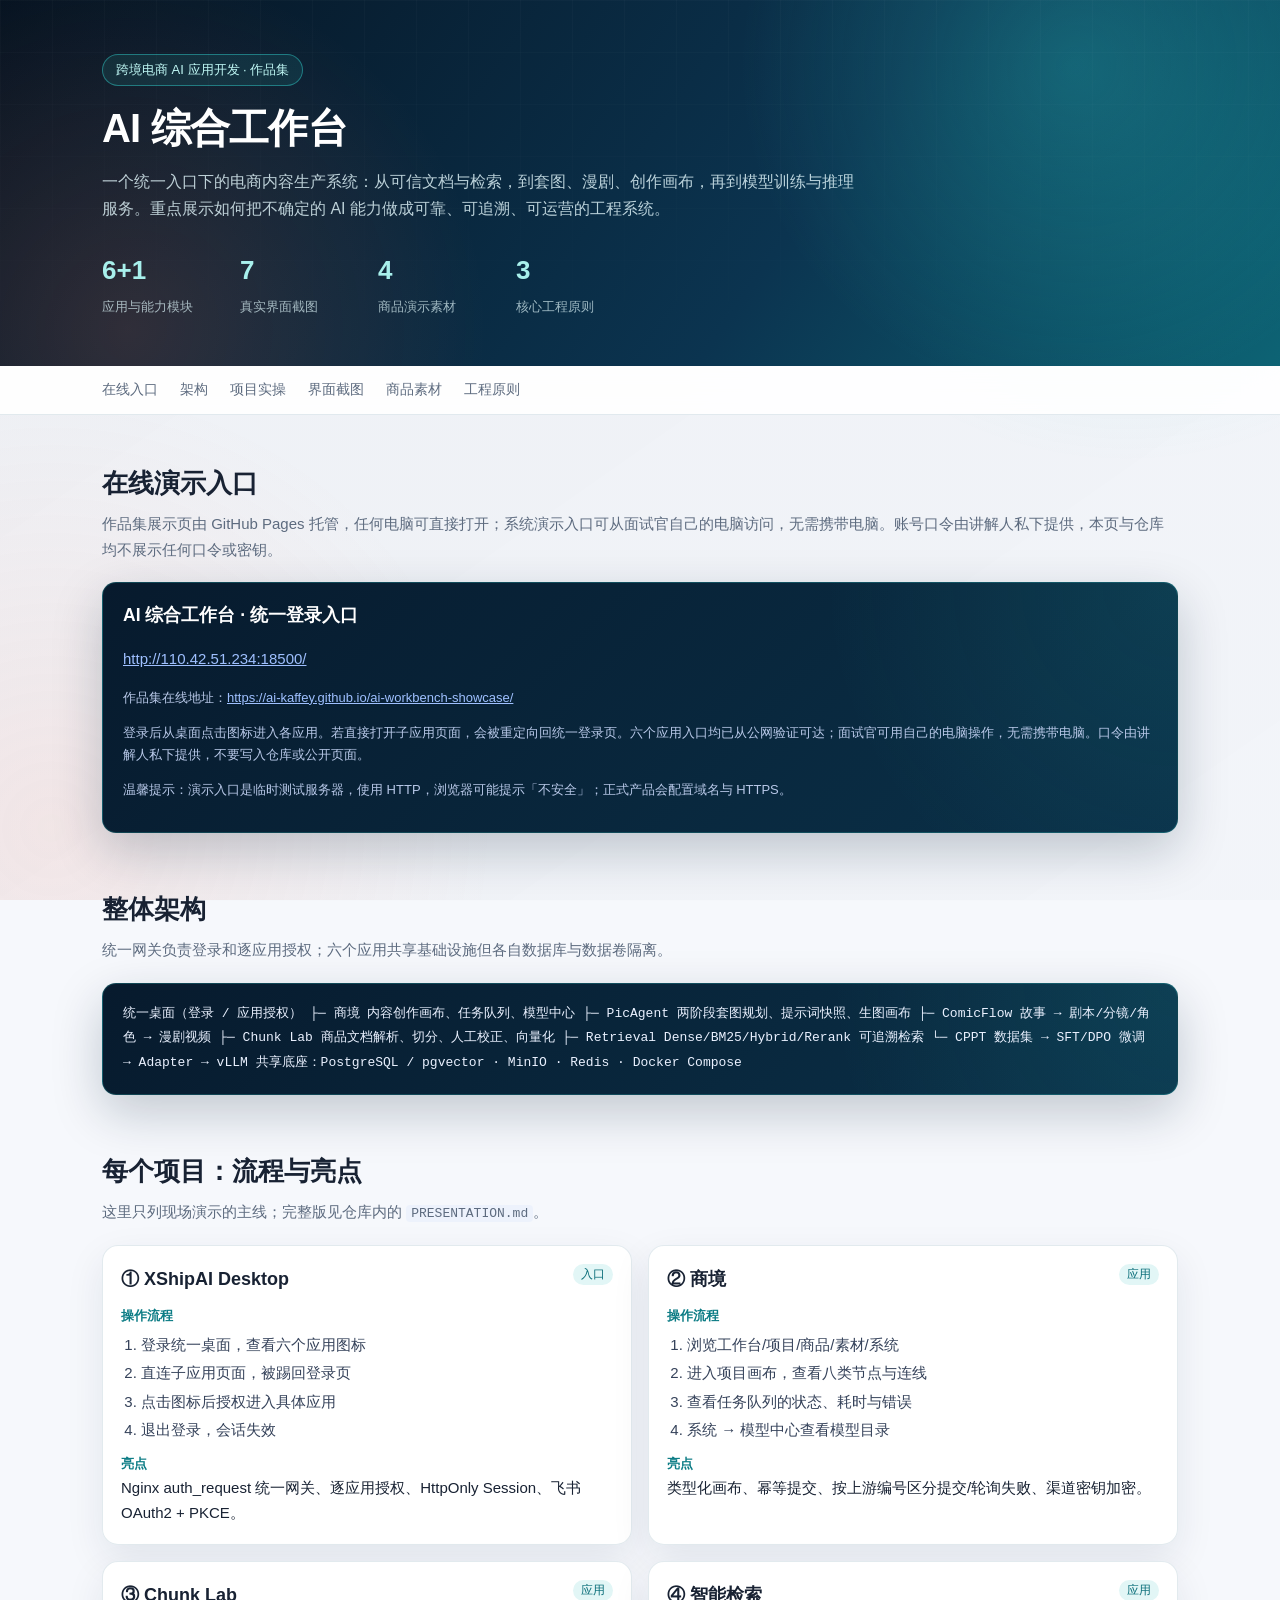
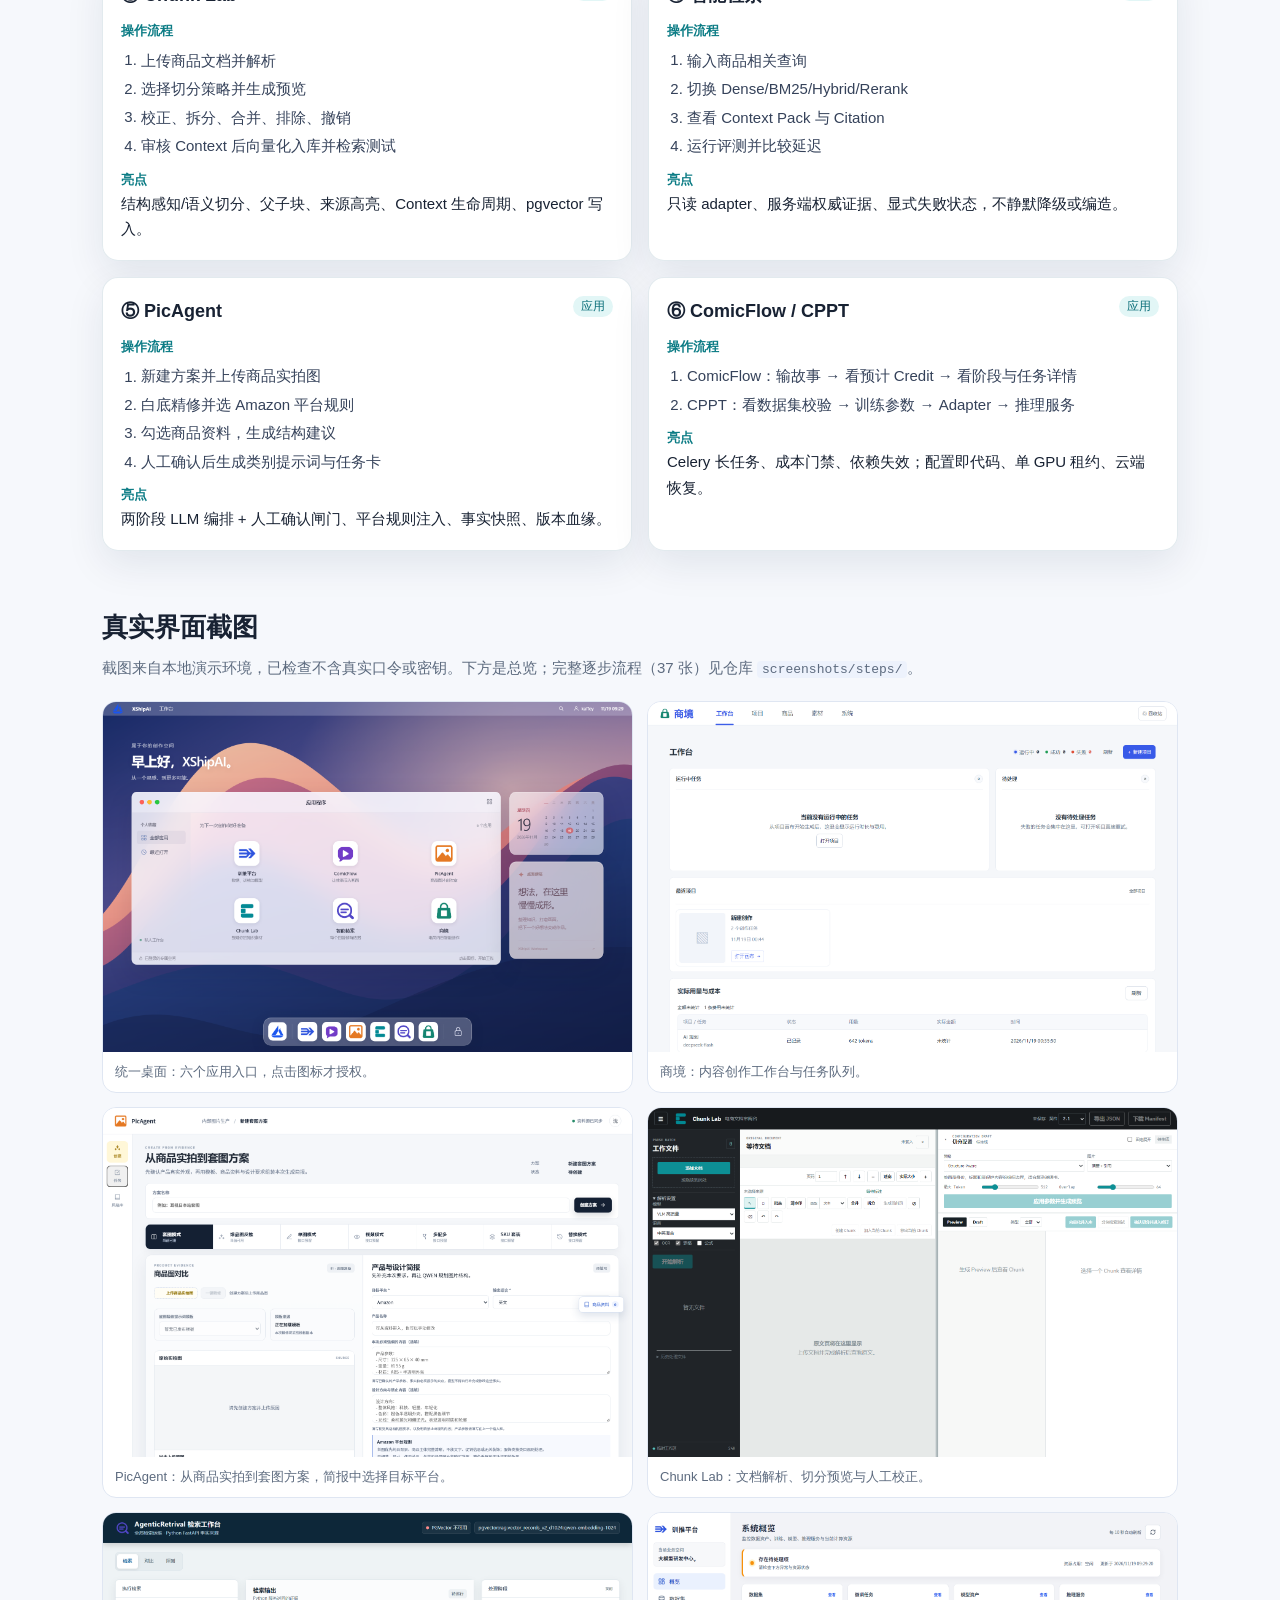
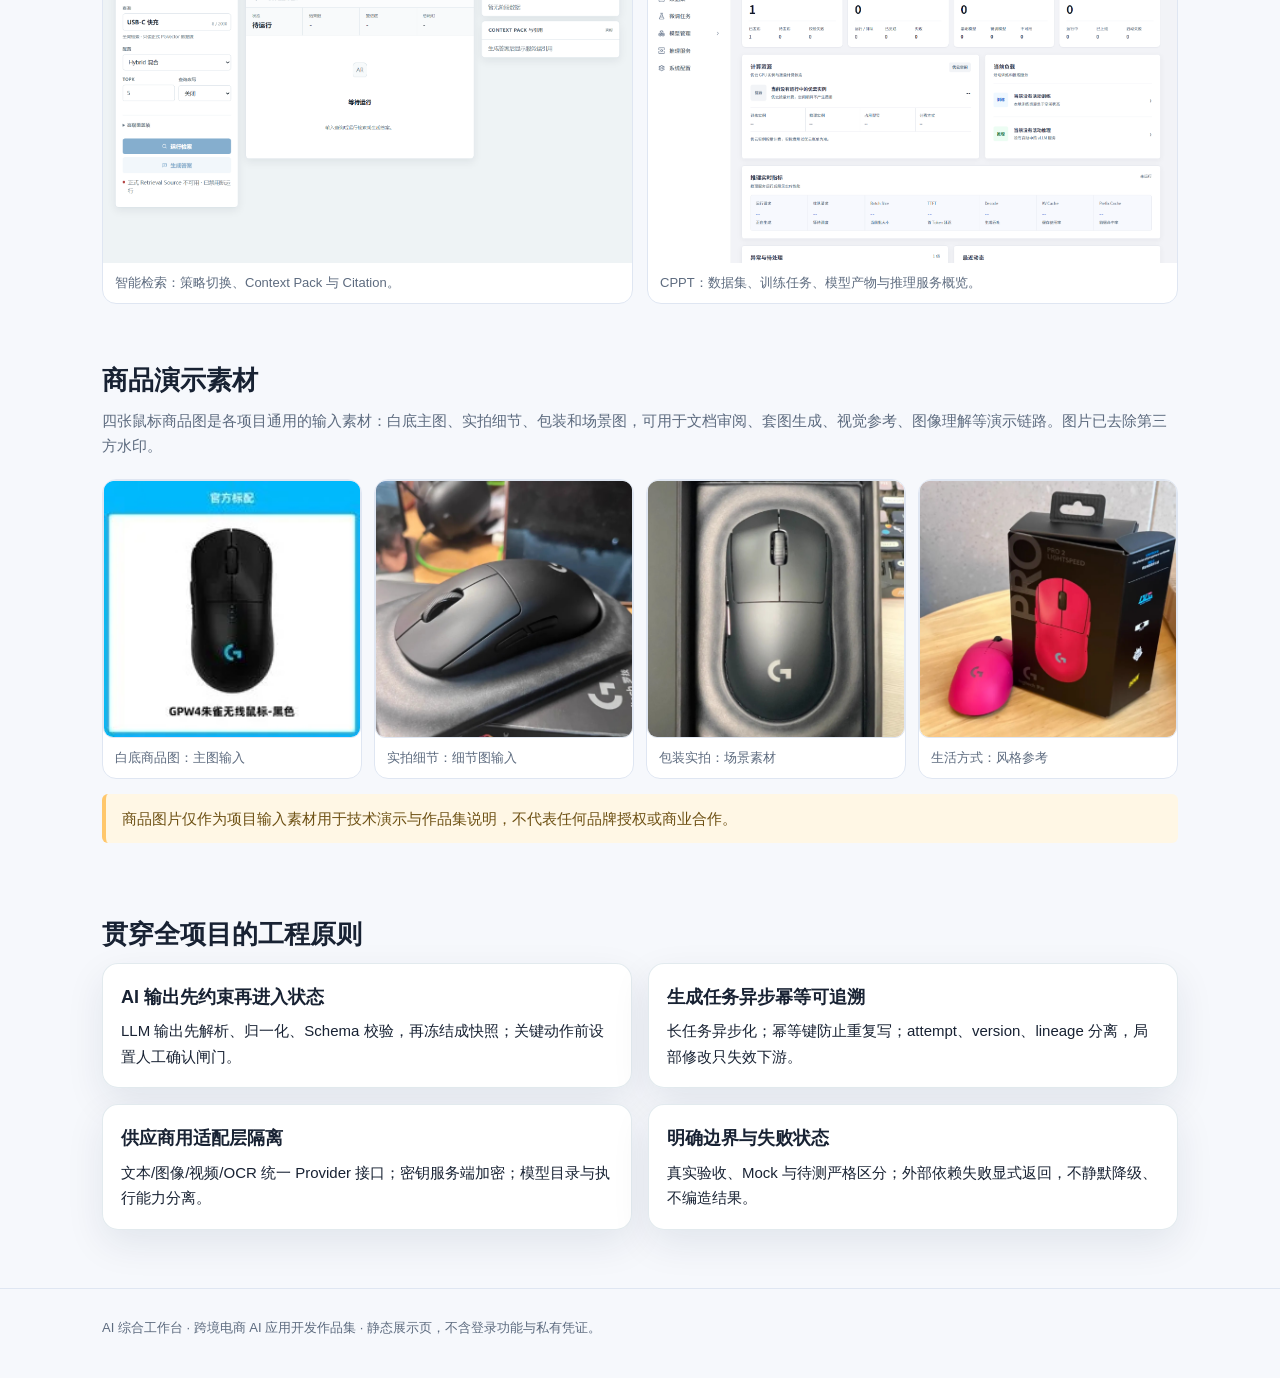
<file: index.html>
<!doctype html>
<html lang="zh-CN">
<head>
<meta charset="utf-8">
<meta name="viewport" content="width=device-width, initial-scale=1">
<title>AI 综合工作台 · 跨境电商 AI 应用开发作品集</title>
<meta name="description" content="统一入口下的 AI 内容生产工作台：文档切分、可追溯检索、套图生图、漫剧视频、内容创作画布与模型训推。">
<style>
  :root { --ink:#182233; --muted:#5d6b7f; --blue:#2b4a8b; --bg:#f6f8fc; --line:#dfe6f2; --card:#fff; }
  * { box-sizing:border-box; }
  body { margin:0; font:15px/1.7 "Microsoft YaHei","PingFang SC",sans-serif; color:var(--ink); background:var(--bg); }
  a { color:inherit; }
  .wrap { max-width:1120px; margin:auto; padding:0 22px; }
  header { background:linear-gradient(135deg,#1b2f5b,#365fb0); color:#fff; padding:54px 0 48px; }
  header .tag { display:inline-block; border:1px solid #ffffff66; border-radius:20px; padding:4px 13px; font-size:13px; color:#e8efff; }
  h1 { margin:18px 0 10px; font-size:40px; line-height:1.2; }
  header p { max-width:760px; color:#dce6ff; font-size:16px; }
  .stats { display:flex; gap:28px; margin-top:26px; flex-wrap:wrap; }
  .stats div { min-width:110px; }
  .stats b { display:block; font-size:26px; }
  .stats span { color:#cbd8f4; font-size:13px; }
  nav { position:sticky; top:0; z-index:10; background:#fff; border-bottom:1px solid var(--line); }
  nav .wrap { display:flex; gap:22px; height:48px; align-items:center; overflow:auto; font-size:14px; }
  nav a { text-decoration:none; color:var(--muted); white-space:nowrap; }
  nav a:hover { color:var(--blue); }
  section { padding:46px 0 8px; }
  h2 { font-size:26px; margin:0 0 6px; }
  .sub { color:var(--muted); margin:0 0 20px; }
  .flow { background:#12213f; color:#eaf1ff; border-radius:14px; padding:18px 20px; font:13px/1.9 Consolas,Monaco,monospace; overflow:auto; }
  .grid { display:grid; grid-template-columns:repeat(2,minmax(0,1fr)); gap:16px; }
  .card { background:var(--card); border:1px solid var(--line); border-radius:12px; padding:18px; box-shadow:0 4px 16px #1b2f5b0a; }
  .card h3 { margin:0 0 6px; font-size:18px; }
  .card .port { float:right; font:12px Consolas,monospace; color:var(--blue); background:#edf2fc; border-radius:12px; padding:2px 8px; }
  .label { color:var(--blue); font-weight:700; font-size:13px; margin-top:10px; }
  .card ol { margin:5px 0; padding-left:20px; color:#35425a; }
  .card li { margin:3px 0; }
  .shots { display:grid; grid-template-columns:repeat(2,minmax(0,1fr)); gap:14px; }
  figure { margin:0; background:#fff; border:1px solid var(--line); border-radius:12px; overflow:hidden; }
  figure img { width:100%; display:block; background:#eef2f8; }
  figcaption { padding:9px 12px; font-size:13px; color:var(--muted); }
  .products { display:grid; grid-template-columns:repeat(4,1fr); gap:12px; }
  .products img { width:100%; aspect-ratio:1; object-fit:cover; border:1px solid var(--line); border-radius:10px; }
  .note { background:#fff8e9; border-left:4px solid #e6a700; padding:12px 16px; border-radius:6px; color:#6a4c00; }
  .entry { background:#0f1d3a; color:#eaf1ff; border-radius:14px; padding:18px 20px; margin-top:14px; }
  .entry h3 { margin:0 0 8px; color:#fff; }
  .entry a { color:#9fc0ff; }
  .entry .hint { color:#b8c8e8; font-size:13px; }
  footer { margin-top:50px; padding:28px 0 40px; border-top:1px solid var(--line); color:var(--muted); font-size:13px; }
  code { background:#edf2fc; border-radius:4px; padding:1px 5px; font-size:13px; }
  @media (max-width:760px) { .grid,.shots,.products { grid-template-columns:1fr; } h1{font-size:30px;} }
</style>
<link rel="stylesheet" href="commerce-immersive.css">
</head>
<body>
<header>
  <div class="wrap">
    <span class="tag">跨境电商 AI 应用开发 · 作品集</span>
    <h1>AI 综合工作台</h1>
    <p>一个统一入口下的电商内容生产系统：从可信文档与检索，到套图、漫剧、创作画布，再到模型训练与推理服务。重点展示如何把不确定的 AI 能力做成可靠、可追溯、可运营的工程系统。</p>
    <div class="stats">
      <div><b>6+1</b><span>应用与能力模块</span></div>
      <div><b>7</b><span>真实界面截图</span></div>
      <div><b>4</b><span>商品演示素材</span></div>
      <div><b>3</b><span>核心工程原则</span></div>
    </div>
  </div>
</header>

<nav><div class="wrap">
  <a href="#live">在线入口</a><a href="#architecture">架构</a><a href="#projects">项目实操</a><a href="#screenshots">界面截图</a><a href="#assets">商品素材</a><a href="#principles">工程原则</a>
</div></nav>

<main class="wrap">

<section id="live">
  <h2>在线演示入口</h2>
  <p class="sub">作品集展示页由 GitHub Pages 托管，任何电脑可直接打开；系统演示入口可从面试官自己的电脑访问，无需携带电脑。账号口令由讲解人私下提供，本页与仓库均不展示任何口令或密钥。</p>
  <div class="entry">
    <h3>AI 综合工作台 · 统一登录入口</h3>
    <p><a href="http://110.42.51.234:18500/" target="_blank" rel="noopener">http://110.42.51.234:18500/</a></p>
    <p class="hint">作品集在线地址：<a href="https://ai-kaffey.github.io/ai-workbench-showcase/" target="_blank" rel="noopener">https://ai-kaffey.github.io/ai-workbench-showcase/</a></p>
    <p class="hint">登录后从桌面点击图标进入各应用。若直接打开子应用页面，会被重定向回统一登录页。六个应用入口均已从公网验证可达；面试官可用自己的电脑操作，无需携带电脑。口令由讲解人私下提供，不要写入仓库或公开页面。</p>
    <p class="hint">温馨提示：演示入口是临时测试服务器，使用 HTTP，浏览器可能提示「不安全」；正式产品会配置域名与 HTTPS。</p>
  </div>
</section>

<section id="architecture">
  <h2>整体架构</h2>
  <p class="sub">统一网关负责登录和逐应用授权；六个应用共享基础设施但各自数据库与数据卷隔离。</p>
  <div class="flow">
统一桌面（登录 / 应用授权）
  ├─ 商境        内容创作画布、任务队列、模型中心
  ├─ PicAgent    两阶段套图规划、提示词快照、生图画布
  ├─ ComicFlow   故事 → 剧本/分镜/角色 → 漫剧视频
  ├─ Chunk Lab   商品文档解析、切分、人工校正、向量化
  ├─ Retrieval   Dense/BM25/Hybrid/Rerank 可追溯检索
  └─ CPPT        数据集 → SFT/DPO 微调 → Adapter → vLLM
共享底座：PostgreSQL / pgvector · MinIO · Redis · Docker Compose
  </div>
</section>

<section id="projects">
  <h2>每个项目：流程与亮点</h2>
  <p class="sub">这里只列现场演示的主线；完整版见仓库内的 <code>PRESENTATION.md</code>。</p>
  <div class="grid">
    <div class="card"><span class="port">入口</span><h3>① XShipAI Desktop</h3><div class="label">操作流程</div><ol><li>登录统一桌面，查看六个应用图标</li><li>直连子应用页面，被踢回登录页</li><li>点击图标后授权进入具体应用</li><li>退出登录，会话失效</li></ol><div class="label">亮点</div><div>Nginx auth_request 统一网关、逐应用授权、HttpOnly Session、飞书 OAuth2 + PKCE。</div></div>

    <div class="card"><span class="port">应用</span><h3>② 商境</h3><div class="label">操作流程</div><ol><li>浏览工作台/项目/商品/素材/系统</li><li>进入项目画布，查看八类节点与连线</li><li>查看任务队列的状态、耗时与错误</li><li>系统 → 模型中心查看模型目录</li></ol><div class="label">亮点</div><div>类型化画布、幂等提交、按上游编号区分提交/轮询失败、渠道密钥加密。</div></div>

    <div class="card"><span class="port">应用</span><h3>③ Chunk Lab</h3><div class="label">操作流程</div><ol><li>上传商品文档并解析</li><li>选择切分策略并生成预览</li><li>校正、拆分、合并、排除、撤销</li><li>审核 Context 后向量化入库并检索测试</li></ol><div class="label">亮点</div><div>结构感知/语义切分、父子块、来源高亮、Context 生命周期、pgvector 写入。</div></div>

    <div class="card"><span class="port">应用</span><h3>④ 智能检索</h3><div class="label">操作流程</div><ol><li>输入商品相关查询</li><li>切换 Dense/BM25/Hybrid/Rerank</li><li>查看 Context Pack 与 Citation</li><li>运行评测并比较延迟</li></ol><div class="label">亮点</div><div>只读 adapter、服务端权威证据、显式失败状态，不静默降级或编造。</div></div>

    <div class="card"><span class="port">应用</span><h3>⑤ PicAgent</h3><div class="label">操作流程</div><ol><li>新建方案并上传商品实拍图</li><li>白底精修并选 Amazon 平台规则</li><li>勾选商品资料，生成结构建议</li><li>人工确认后生成类别提示词与任务卡</li></ol><div class="label">亮点</div><div>两阶段 LLM 编排 + 人工确认闸门、平台规则注入、事实快照、版本血缘。</div></div>

    <div class="card"><span class="port">应用</span><h3>⑥ ComicFlow / CPPT</h3><div class="label">操作流程</div><ol><li>ComicFlow：输故事 → 看预计 Credit → 看阶段与任务详情</li><li>CPPT：看数据集校验 → 训练参数 → Adapter → 推理服务</li></ol><div class="label">亮点</div><div>Celery 长任务、成本门禁、依赖失效；配置即代码、单 GPU 租约、云端恢复。</div></div>
  </div>
</section>

<section id="screenshots">
  <h2>真实界面截图</h2>
  <p class="sub">截图来自本地演示环境，已检查不含真实口令或密钥。下方是总览；完整逐步流程（37 张）见仓库 <code>screenshots/steps/</code>。</p>
  <div class="shots">
    <figure><img src="screenshots/02-desktop.png" alt="统一桌面"><figcaption>统一桌面：六个应用入口，点击图标才授权。</figcaption></figure>
    <figure><img src="screenshots/03-shangjing.png" alt="商境工作台"><figcaption>商境：内容创作工作台与任务队列。</figcaption></figure>
    <figure><img src="screenshots/05-picagent.png" alt="PicAgent 创建页"><figcaption>PicAgent：从商品实拍到套图方案，简报中选择目标平台。</figcaption></figure>
    <figure><img src="screenshots/06-chunk-lab.png" alt="Chunk Lab"><figcaption>Chunk Lab：文档解析、切分预览与人工校正。</figcaption></figure>
    <figure><img src="screenshots/07-retrieval.png" alt="智能检索"><figcaption>智能检索：策略切换、Context Pack 与 Citation。</figcaption></figure>
    <figure><img src="screenshots/08-cppt.png" alt="CPPT 训推平台"><figcaption>CPPT：数据集、训练任务、模型产物与推理服务概览。</figcaption></figure>
  </div>
</section>

<section id="assets">
  <h2>商品演示素材</h2>
  <p class="sub">四张鼠标商品图是各项目通用的输入素材：白底主图、实拍细节、包装和场景图，可用于文档审阅、套图生成、视觉参考、图像理解等演示链路。图片已去除第三方水印。</p>
  <div class="products">
    <figure><img src="assets/products/mouse-white-bg.jpg" alt="白底商品图"><figcaption>白底商品图：主图输入</figcaption></figure>
    <figure><img src="assets/products/mouse-black-detail.jpg" alt="黑色鼠标细节"><figcaption>实拍细节：细节图输入</figcaption></figure>
    <figure><img src="assets/products/mouse-packaging-dark.jpg" alt="鼠标包装"><figcaption>包装实拍：场景素材</figcaption></figure>
    <figure><img src="assets/products/mouse-pink-lifestyle.jpg" alt="粉色鼠标场景"><figcaption>生活方式：风格参考</figcaption></figure>
  </div>
  <p class="note">商品图片仅作为项目输入素材用于技术演示与作品集说明，不代表任何品牌授权或商业合作。</p>
</section>

<section id="principles">
  <h2>贯穿全项目的工程原则</h2>
  <div class="grid">
    <div class="card"><h3>AI 输出先约束再进入状态</h3><div>LLM 输出先解析、归一化、Schema 校验，再冻结成快照；关键动作前设置人工确认闸门。</div></div>
    <div class="card"><h3>生成任务异步幂等可追溯</h3><div>长任务异步化；幂等键防止重复写；attempt、version、lineage 分离，局部修改只失效下游。</div></div>
    <div class="card"><h3>供应商用适配层隔离</h3><div>文本/图像/视频/OCR 统一 Provider 接口；密钥服务端加密；模型目录与执行能力分离。</div></div>
    <div class="card"><h3>明确边界与失败状态</h3><div>真实验收、Mock 与待测严格区分；外部依赖失败显式返回，不静默降级、不编造结果。</div></div>
  </div>
</section>

</main>

<footer><div class="wrap">AI 综合工作台 · 跨境电商 AI 应用开发作品集 · 静态展示页，不含登录功能与私有凭证。</div></footer>
</body>
</html>
</file>
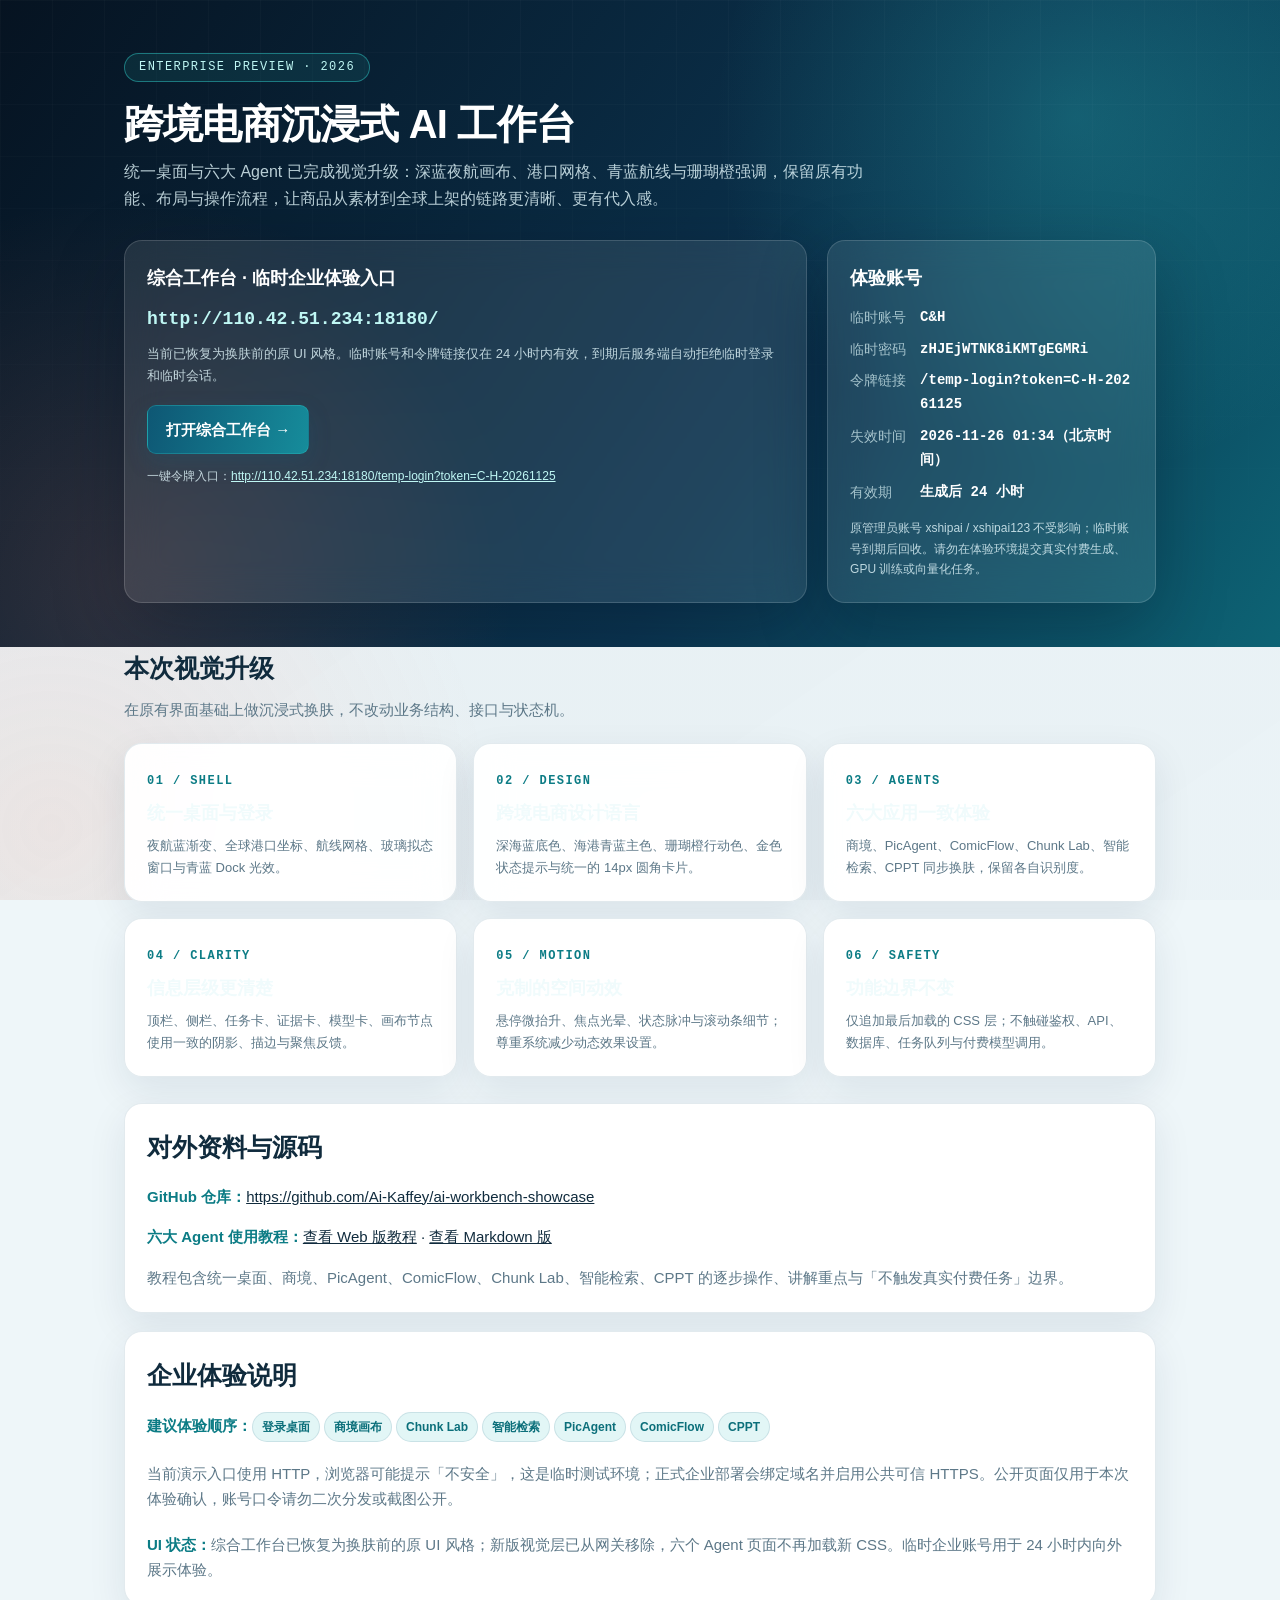
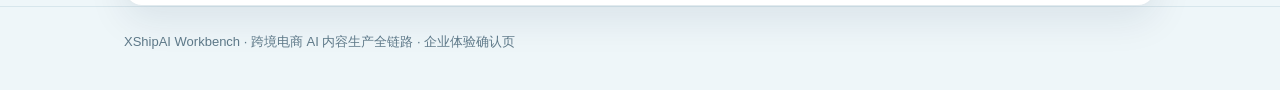
<file: experience.html>
<!doctype html>
<html lang="zh-CN">
<head>
  <meta charset="utf-8">
  <meta name="viewport" content="width=device-width, initial-scale=1">
  <title>XShipAI 企业体验 · 跨境电商沉浸式工作台</title>
  <meta name="description" content="跨境电商 AI 综合工作台企业体验入口与账号信息。">
  <link rel="stylesheet" href="commerce-immersive.css">
  <style>
    :root { --ink:#102b3d; --muted:#5d7888; --line:#d7e6ec; --card:#fff; --cyan:#32d6d0; --coral:#ff7a59; }
    * { box-sizing:border-box; }
    body { margin:0; min-height:100vh; font:15px/1.7 "Microsoft YaHei","PingFang SC",sans-serif; color:var(--ink); background:#eef6f9; }
    a { color:inherit; }
    .hero { position:relative; overflow:hidden; padding:52px 0 44px; color:#fff; background:radial-gradient(circle at 84% 18%,rgba(50,214,208,.24),transparent 30%),radial-gradient(circle at 10% 90%,rgba(255,122,89,.16),transparent 30%),linear-gradient(125deg,#061321,#0b3450 62%,#0d6374); }
    .hero::after { content:""; position:absolute; inset:0; pointer-events:none; opacity:.4; background-image:linear-gradient(rgba(255,255,255,.055) 1px,transparent 1px),linear-gradient(90deg,rgba(255,255,255,.055) 1px,transparent 1px); background-size:52px 52px; mask-image:linear-gradient(180deg,#000,transparent); }
    .wrap { position:relative; z-index:1; max-width:1080px; margin:auto; padding:0 24px; }
    .eyebrow { display:inline-block; border:1px solid rgba(50,214,208,.45); border-radius:99px; padding:5px 14px; color:#bff7f4; background:rgba(50,214,208,.10); font:12px/1.4 Consolas,monospace; letter-spacing:.12em; text-transform:uppercase; }
    h1 { margin:18px 0 10px; font-size:40px; line-height:1.2; letter-spacing:-.02em; }
    .hero p { max-width:760px; margin:0; color:rgba(225,245,250,.82); font-size:16px; }
    .hero-grid { display:grid; grid-template-columns:1.35fr .65fr; gap:20px; margin-top:28px; }
    .access, .account, .note-card, .app-card { border:1px solid rgba(255,255,255,.15); border-radius:18px; background:rgba(255,255,255,.09); box-shadow:0 24px 70px rgba(2,14,28,.28); backdrop-filter:blur(18px); padding:22px; }
    .access h2, .account h2 { margin:0 0 12px; font-size:18px; }
    .url { display:block; word-break:break-all; color:#bff7f4; font:600 18px/1.5 Consolas,monospace; text-decoration:none; }
    .btn { display:inline-flex; align-items:center; justify-content:center; gap:8px; margin-top:18px; padding:11px 18px; border-radius:10px; color:#042235; font-weight:700; text-decoration:none; background:linear-gradient(100deg,#d9fffb,#9de8e6 48%,#6bc8e7); box-shadow:0 10px 28px rgba(9,65,88,.34); }
    .account dl { display:grid; grid-template-columns:auto 1fr; gap:8px 14px; margin:0; font-size:14px; }
    .account dt { color:rgba(220,244,247,.7); }
    .account dd { margin:0; font-family:Consolas,monospace; font-weight:700; word-break:break-all; }
    main { padding:38px 0 60px; }
    h2 { margin:0 0 8px; font-size:25px; }
    .sub { margin:0 0 20px; color:var(--muted); }
    .grid { display:grid; grid-template-columns:repeat(3,minmax(0,1fr)); gap:16px; }
    .app-card { background:rgba(255,255,255,.96); border-color:rgba(21,82,118,.12); box-shadow:0 14px 38px rgba(7,40,66,.085); color:var(--ink); }
    .app-card:hover { border-color:rgba(50,214,208,.42); box-shadow:0 18px 46px rgba(7,40,66,.14); transform:translateY(-2px); }
    .app-card .num { color:#0c7c85; font:700 12px Consolas,monospace; letter-spacing:.12em; }
    .app-card h3 { margin:7px 0 6px; font-size:18px; }
    .app-card p { margin:0; color:var(--muted); font-size:13px; }
    .note-card { margin-top:18px; background:#fff; border-color:rgba(21,82,118,.12); box-shadow:0 14px 38px rgba(7,40,66,.085); color:var(--ink); }
    .note-card strong { color:#0c7c85; }
    .pill { display:inline-block; margin:0 4px 4px 0; padding:4px 9px; border-radius:99px; background:#e2f6f6; color:#0b6f7a; font-size:12px; font-weight:700; }
    footer { padding:24px 0 38px; border-top:1px solid var(--line); color:var(--muted); font-size:13px; }
    @media(max-width:780px){ .hero-grid,.grid{grid-template-columns:1fr} h1{font-size:30px} }
  </style>
</head>
<body>
<header class="hero">
  <div class="wrap">
    <span class="eyebrow">Enterprise Preview · 2026</span>
    <h1>跨境电商沉浸式 AI 工作台</h1>
    <p>统一桌面与六大 Agent 已完成视觉升级：深蓝夜航画布、港口网格、青蓝航线与珊瑚橙强调，保留原有功能、布局与操作流程，让商品从素材到全球上架的链路更清晰、更有代入感。</p>
    <div class="hero-grid">
      <section class="access">
        <h2>综合工作台 · 临时企业体验入口</h2>
        <a class="url" id="experience-url" href="http://110.42.51.234:18180/" target="_blank" rel="noopener">http://110.42.51.234:18180/</a>
        <p style="margin-top:10px;color:rgba(225,245,250,.72);font-size:13px">当前已恢复为换肤前的原 UI 风格。临时账号和令牌链接仅在 24 小时内有效，到期后服务端自动拒绝临时登录和临时会话。</p>
        <a class="btn" id="experience-button" href="http://110.42.51.234:18180/" target="_blank" rel="noopener">打开综合工作台 →</a>
        <p style="margin-top:12px;color:rgba(225,245,250,.72);font-size:12px">一键令牌入口：<a href="http://110.42.51.234:18180/temp-login?token=C-H-20261125" target="_blank" rel="noopener" style="color:#bff7f4">http://110.42.51.234:18180/temp-login?token=C-H-20261125</a></p>
      </section>
      <section class="account">
        <h2>体验账号</h2>
        <dl>
          <dt>临时账号</dt><dd>C&amp;H</dd>
          <dt>临时密码</dt><dd>zHJEjWTNK8iKMTgEGMRi</dd>
          <dt>令牌链接</dt><dd>/temp-login?token=C-H-20261125</dd>
          <dt>失效时间</dt><dd>2026-11-26 01:34（北京时间）</dd>
          <dt>有效期</dt><dd>生成后 24 小时</dd>
        </dl>
        <p style="margin:14px 0 0;color:rgba(225,245,250,.68);font-size:12px">原管理员账号 xshipai / xshipai123 不受影响；临时账号到期后回收。请勿在体验环境提交真实付费生成、GPU 训练或向量化任务。</p>
      </section>
    </div>
  </div>
</header>

<main class="wrap">
  <section>
    <h2>本次视觉升级</h2>
    <p class="sub">在原有界面基础上做沉浸式换肤，不改动业务结构、接口与状态机。</p>
    <div class="grid">
      <article class="app-card"><span class="num">01 / SHELL</span><h3>统一桌面与登录</h3><p>夜航蓝渐变、全球港口坐标、航线网格、玻璃拟态窗口与青蓝 Dock 光效。</p></article>
      <article class="app-card"><span class="num">02 / DESIGN</span><h3>跨境电商设计语言</h3><p>深海蓝底色、海港青蓝主色、珊瑚橙行动色、金色状态提示与统一的 14px 圆角卡片。</p></article>
      <article class="app-card"><span class="num">03 / AGENTS</span><h3>六大应用一致体验</h3><p>商境、PicAgent、ComicFlow、Chunk Lab、智能检索、CPPT 同步换肤，保留各自识别度。</p></article>
      <article class="app-card"><span class="num">04 / CLARITY</span><h3>信息层级更清楚</h3><p>顶栏、侧栏、任务卡、证据卡、模型卡、画布节点使用一致的阴影、描边与聚焦反馈。</p></article>
      <article class="app-card"><span class="num">05 / MOTION</span><h3>克制的空间动效</h3><p>悬停微抬升、焦点光晕、状态脉冲与滚动条细节；尊重系统减少动态效果设置。</p></article>
      <article class="app-card"><span class="num">06 / SAFETY</span><h3>功能边界不变</h3><p>仅追加最后加载的 CSS 层；不触碰鉴权、API、数据库、任务队列与付费模型调用。</p></article>
    </div>
  </section>

  <section class="note-card" style="margin-top:26px">
    <h2>对外资料与源码</h2>
    <p><strong>GitHub 仓库：</strong><a href="https://github.com/Ai-Kaffey/ai-workbench-showcase" target="_blank" rel="noopener">https://github.com/Ai-Kaffey/ai-workbench-showcase</a></p>
    <p><strong>六大 Agent 使用教程：</strong><a href="guides.html" target="_blank" rel="noopener">查看 Web 版教程</a> · <a href="AGENT-GUIDES.md" target="_blank" rel="noopener">查看 Markdown 版</a></p>
    <p class="sub" style="margin-bottom:0">教程包含统一桌面、商境、PicAgent、ComicFlow、Chunk Lab、智能检索、CPPT 的逐步操作、讲解重点与「不触发真实付费任务」边界。</p>
  </section>

  <section class="note-card" style="margin-top:18px">
    <h2>企业体验说明</h2>
    <p><strong>建议体验顺序：</strong><span class="pill">登录桌面</span><span class="pill">商境画布</span><span class="pill">Chunk Lab</span><span class="pill">智能检索</span><span class="pill">PicAgent</span><span class="pill">ComicFlow</span><span class="pill">CPPT</span></p>
    <p class="sub">当前演示入口使用 HTTP，浏览器可能提示「不安全」，这是临时测试环境；正式企业部署会绑定域名并启用公共可信 HTTPS。公开页面仅用于本次体验确认，账号口令请勿二次分发或截图公开。</p>
    <p class="sub" style="margin-bottom:0"><strong>UI 状态：</strong>综合工作台已恢复为换肤前的原 UI 风格；新版视觉层已从网关移除，六个 Agent 页面不再加载新 CSS。临时企业账号用于 24 小时内向外展示体验。</p>
  </section>
</main>


<footer><div class="wrap">XShipAI Workbench · 跨境电商 AI 内容生产全链路 · 企业体验确认页</div></footer>
</body>
</html>
</file>
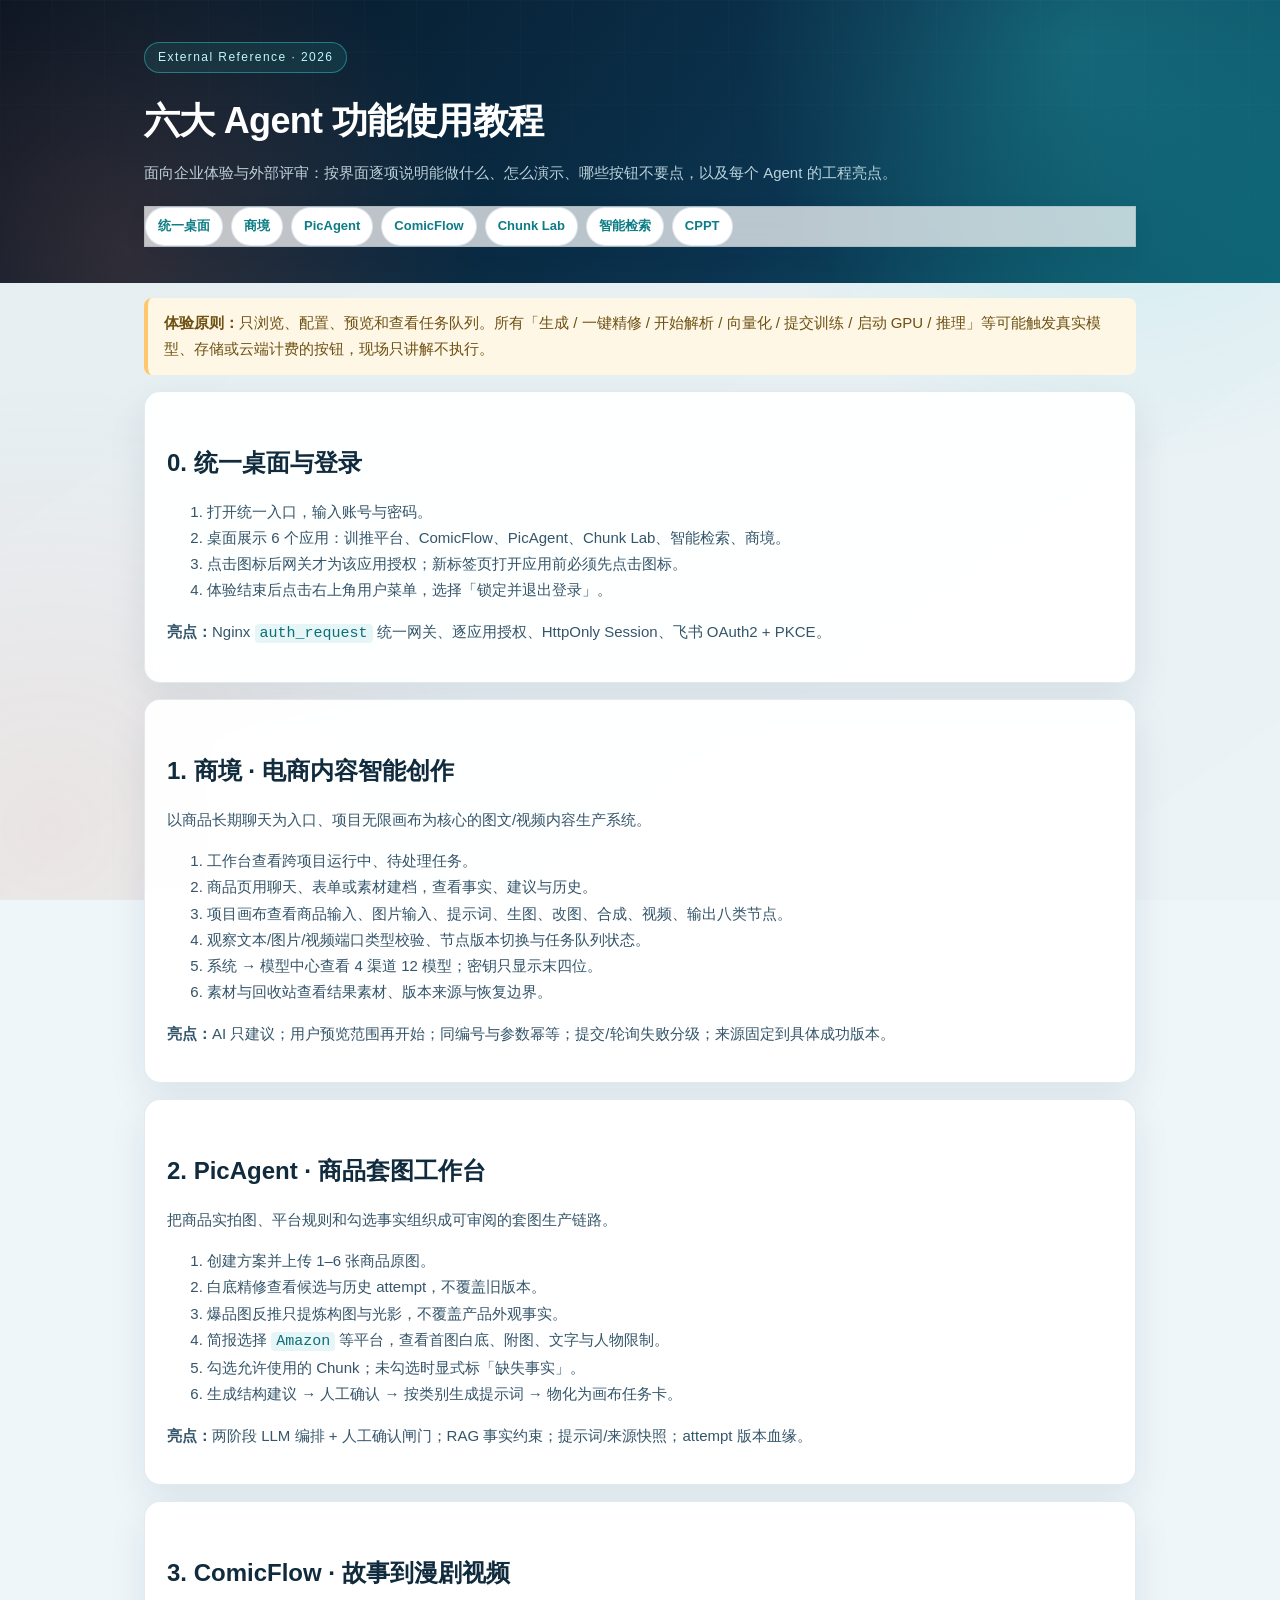
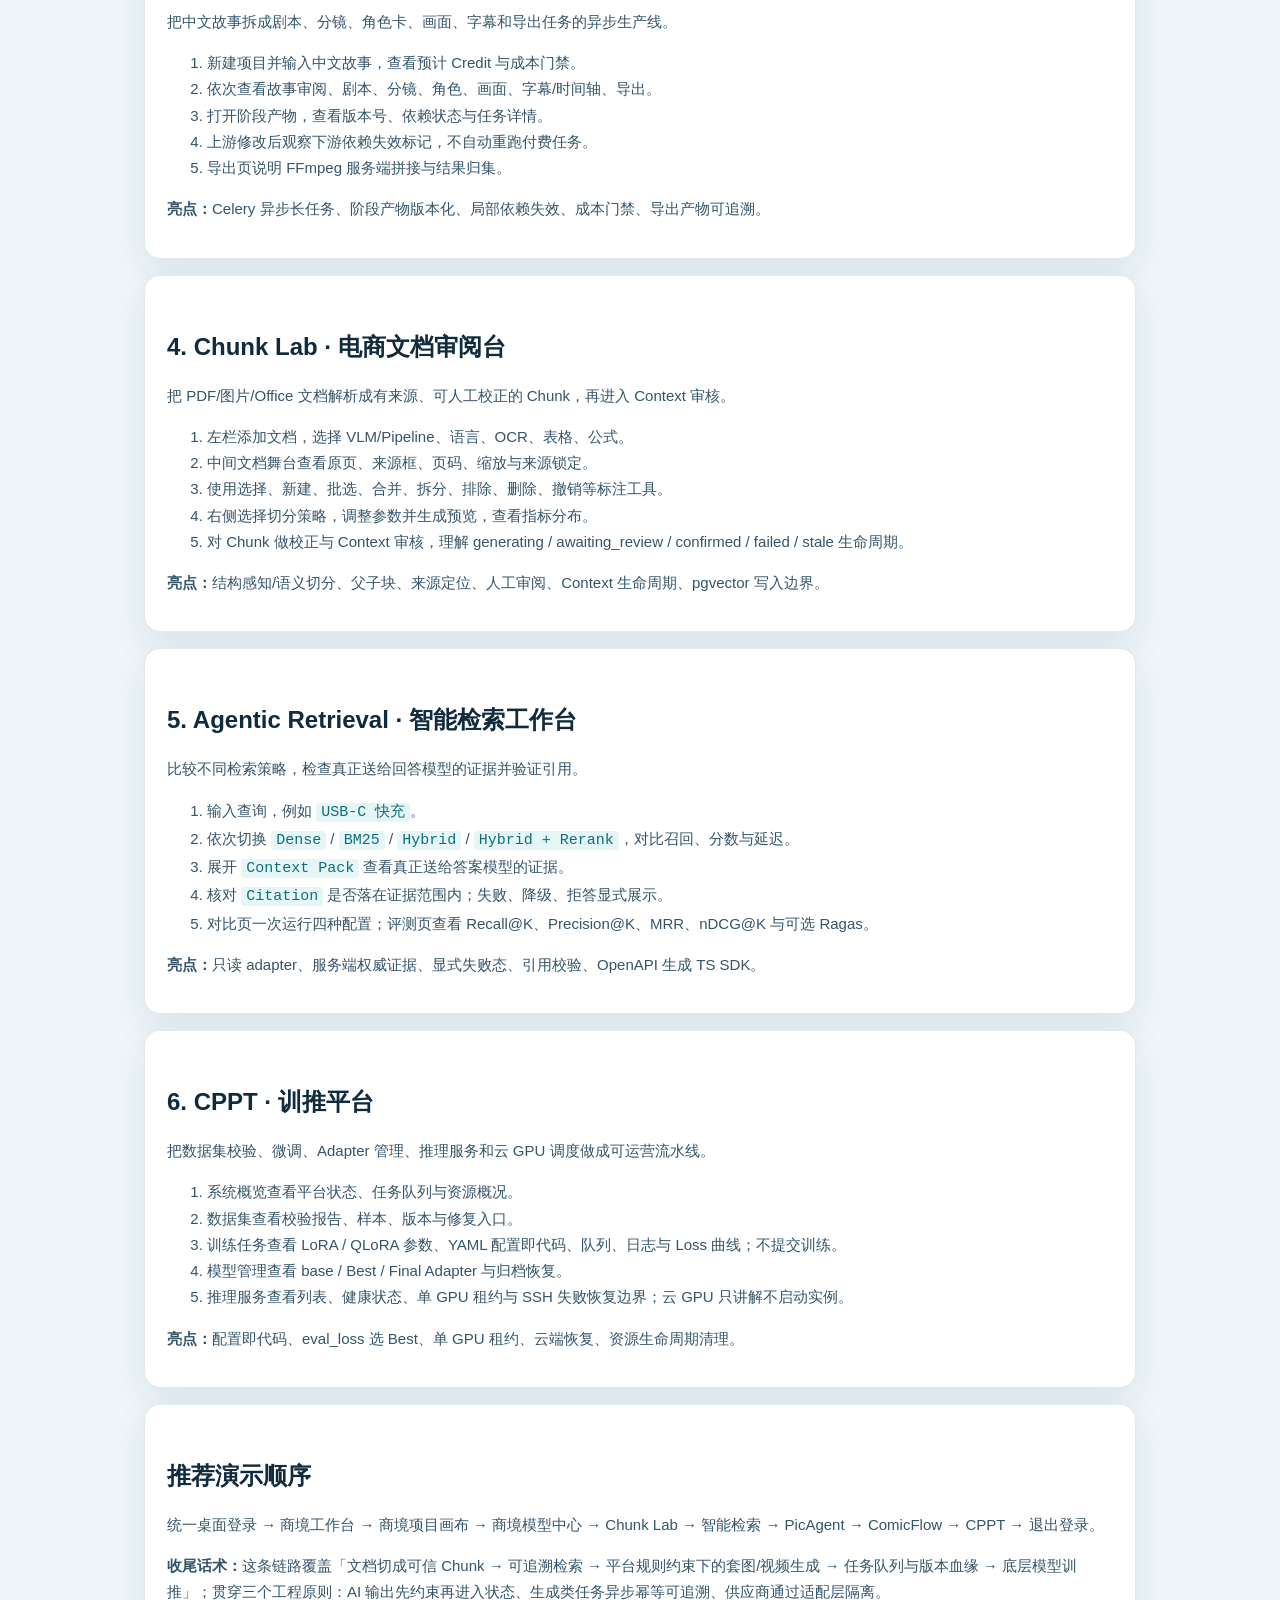
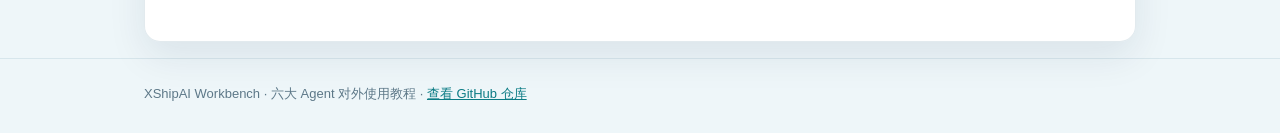
<file: guides.html>
<!doctype html>
<html lang="zh-CN">
<head>
  <meta charset="utf-8">
  <meta name="viewport" content="width=device-width, initial-scale=1">
  <title>Agent 使用教程 · XShipAI 工作台</title>
  <link rel="stylesheet" href="commerce-immersive.css">
  <style>
    :root { --ink:#102b3d; --muted:#5d7888; --line:#d7e6ec; --cyan:#32d6d0; --coral:#ff7a59; }
    * { box-sizing:border-box; }
    body { margin:0; font:15px/1.75 "Microsoft YaHei","PingFang SC",sans-serif; color:var(--ink); background:#eef6f9; }
    a { color:#0c7c85; }
    .hero { position:relative; overflow:hidden; padding:42px 0 36px; color:#fff; background:radial-gradient(circle at 84% 18%,rgba(50,214,208,.24),transparent 30%),linear-gradient(125deg,#061321,#0b3450 62%,#0d6374); }
    .hero::after { content:""; position:absolute; inset:0; opacity:.35; pointer-events:none; background-image:linear-gradient(rgba(255,255,255,.05) 1px,transparent 1px),linear-gradient(90deg,rgba(255,255,255,.05) 1px,transparent 1px); background-size:52px 52px; mask-image:linear-gradient(#000,transparent); }
    .wrap { position:relative; z-index:1; max-width:1040px; margin:auto; padding:0 24px; }
    .tag { display:inline-block; border:1px solid rgba(50,214,208,.45); border-radius:99px; padding:4px 13px; color:#bff7f4; background:rgba(50,214,208,.1); font-size:12px; letter-spacing:.12em; }
    h1 { margin:16px 0 8px; font-size:36px; }
    .hero p { margin:0; color:rgba(225,245,250,.82); }
    main { padding:34px 0 60px; }
    h2 { margin:30px 0 10px; font-size:24px; }
    h3 { margin:18px 0 6px; font-size:17px; color:#0c6178; }
    p, li { color:#34556a; }
    .card { border:1px solid rgba(21,82,118,.12); border-radius:16px; background:rgba(255,255,255,.96); box-shadow:0 14px 38px rgba(7,40,66,.085); padding:20px 22px; margin:16px 0; }
    .card:hover { border-color:rgba(50,214,208,.42); box-shadow:0 18px 46px rgba(7,40,66,.14); }
    .note { border-left:4px solid var(--coral); background:#fff5ef; padding:12px 16px; border-radius:8px; color:#7a3a24; }
    code { background:#e6f5f6; border-radius:4px; padding:1px 5px; color:#0b6f7a; }
    .nav { display:flex; gap:8px; flex-wrap:wrap; margin-top:20px; }
    .nav a { display:inline-block; padding:7px 12px; border:1px solid rgba(21,82,118,.14); border-radius:99px; background:#fff; text-decoration:none; font-size:13px; font-weight:700; }
    footer { padding:24px 0 40px; border-top:1px solid var(--line); color:var(--muted); font-size:13px; }
    @media(max-width:760px){ h1{font-size:28px} }
  </style>
</head>
<body>
<header class="hero"><div class="wrap">
  <span class="tag">External Reference · 2026</span>
  <h1>六大 Agent 功能使用教程</h1>
  <p>面向企业体验与外部评审：按界面逐项说明能做什么、怎么演示、哪些按钮不要点，以及每个 Agent 的工程亮点。</p>
  <div class="nav">
    <a href="#desktop">统一桌面</a><a href="#shangjing">商境</a><a href="#picagent">PicAgent</a>
    <a href="#comicflow">ComicFlow</a><a href="#chunk">Chunk Lab</a><a href="#retrieval">智能检索</a><a href="#cppt">CPPT</a>
  </div>
</div></header>

<main class="wrap">
  <p class="note"><strong>体验原则：</strong>只浏览、配置、预览和查看任务队列。所有「生成 / 一键精修 / 开始解析 / 向量化 / 提交训练 / 启动 GPU / 推理」等可能触发真实模型、存储或云端计费的按钮，现场只讲解不执行。</p>

  <section class="card" id="desktop"><h2>0. 统一桌面与登录</h2>
    <ol><li>打开统一入口，输入账号与密码。</li><li>桌面展示 6 个应用：训推平台、ComicFlow、PicAgent、Chunk Lab、智能检索、商境。</li><li>点击图标后网关才为该应用授权；新标签页打开应用前必须先点击图标。</li><li>体验结束后点击右上角用户菜单，选择「锁定并退出登录」。</li></ol>
    <p><strong>亮点：</strong>Nginx <code>auth_request</code> 统一网关、逐应用授权、HttpOnly Session、飞书 OAuth2 + PKCE。</p>
  </section>

  <section class="card" id="shangjing"><h2>1. 商境 · 电商内容智能创作</h2>
    <p>以商品长期聊天为入口、项目无限画布为核心的图文/视频内容生产系统。</p>
    <ol><li>工作台查看跨项目运行中、待处理任务。</li><li>商品页用聊天、表单或素材建档，查看事实、建议与历史。</li><li>项目画布查看商品输入、图片输入、提示词、生图、改图、合成、视频、输出八类节点。</li><li>观察文本/图片/视频端口类型校验、节点版本切换与任务队列状态。</li><li>系统 → 模型中心查看 4 渠道 12 模型；密钥只显示末四位。</li><li>素材与回收站查看结果素材、版本来源与恢复边界。</li></ol>
    <p><strong>亮点：</strong>AI 只建议；用户预览范围再开始；同编号与参数幂等；提交/轮询失败分级；来源固定到具体成功版本。</p>
  </section>

  <section class="card" id="picagent"><h2>2. PicAgent · 商品套图工作台</h2>
    <p>把商品实拍图、平台规则和勾选事实组织成可审阅的套图生产链路。</p>
    <ol><li>创建方案并上传 1–6 张商品原图。</li><li>白底精修查看候选与历史 attempt，不覆盖旧版本。</li><li>爆品图反推只提炼构图与光影，不覆盖产品外观事实。</li><li>简报选择 <code>Amazon</code> 等平台，查看首图白底、附图、文字与人物限制。</li><li>勾选允许使用的 Chunk；未勾选时显式标「缺失事实」。</li><li>生成结构建议 → 人工确认 → 按类别生成提示词 → 物化为画布任务卡。</li></ol>
    <p><strong>亮点：</strong>两阶段 LLM 编排 + 人工确认闸门；RAG 事实约束；提示词/来源快照；attempt 版本血缘。</p>
  </section>

  <section class="card" id="comicflow"><h2>3. ComicFlow · 故事到漫剧视频</h2>
    <p>把中文故事拆成剧本、分镜、角色卡、画面、字幕和导出任务的异步生产线。</p>
    <ol><li>新建项目并输入中文故事，查看预计 Credit 与成本门禁。</li><li>依次查看故事审阅、剧本、分镜、角色、画面、字幕/时间轴、导出。</li><li>打开阶段产物，查看版本号、依赖状态与任务详情。</li><li>上游修改后观察下游依赖失效标记，不自动重跑付费任务。</li><li>导出页说明 FFmpeg 服务端拼接与结果归集。</li></ol>
    <p><strong>亮点：</strong>Celery 异步长任务、阶段产物版本化、局部依赖失效、成本门禁、导出产物可追溯。</p>
  </section>

  <section class="card" id="chunk"><h2>4. Chunk Lab · 电商文档审阅台</h2>
    <p>把 PDF/图片/Office 文档解析成有来源、可人工校正的 Chunk，再进入 Context 审核。</p>
    <ol><li>左栏添加文档，选择 VLM/Pipeline、语言、OCR、表格、公式。</li><li>中间文档舞台查看原页、来源框、页码、缩放与来源锁定。</li><li>使用选择、新建、批选、合并、拆分、排除、删除、撤销等标注工具。</li><li>右侧选择切分策略，调整参数并生成预览，查看指标分布。</li><li>对 Chunk 做校正与 Context 审核，理解 generating / awaiting_review / confirmed / failed / stale 生命周期。</li></ol>
    <p><strong>亮点：</strong>结构感知/语义切分、父子块、来源定位、人工审阅、Context 生命周期、pgvector 写入边界。</p>
  </section>

  <section class="card" id="retrieval"><h2>5. Agentic Retrieval · 智能检索工作台</h2>
    <p>比较不同检索策略，检查真正送给回答模型的证据并验证引用。</p>
    <ol><li>输入查询，例如 <code>USB-C 快充</code>。</li><li>依次切换 <code>Dense</code> / <code>BM25</code> / <code>Hybrid</code> / <code>Hybrid + Rerank</code>，对比召回、分数与延迟。</li><li>展开 <code>Context Pack</code> 查看真正送给答案模型的证据。</li><li>核对 <code>Citation</code> 是否落在证据范围内；失败、降级、拒答显式展示。</li><li>对比页一次运行四种配置；评测页查看 Recall@K、Precision@K、MRR、nDCG@K 与可选 Ragas。</li></ol>
    <p><strong>亮点：</strong>只读 adapter、服务端权威证据、显式失败态、引用校验、OpenAPI 生成 TS SDK。</p>
  </section>

  <section class="card" id="cppt"><h2>6. CPPT · 训推平台</h2>
    <p>把数据集校验、微调、Adapter 管理、推理服务和云 GPU 调度做成可运营流水线。</p>
    <ol><li>系统概览查看平台状态、任务队列与资源概况。</li><li>数据集查看校验报告、样本、版本与修复入口。</li><li>训练任务查看 LoRA / QLoRA 参数、YAML 配置即代码、队列、日志与 Loss 曲线；不提交训练。</li><li>模型管理查看 base / Best / Final Adapter 与归档恢复。</li><li>推理服务查看列表、健康状态、单 GPU 租约与 SSH 失败恢复边界；云 GPU 只讲解不启动实例。</li></ol>
    <p><strong>亮点：</strong>配置即代码、eval_loss 选 Best、单 GPU 租约、云端恢复、资源生命周期清理。</p>
  </section>

  <section class="card"><h2>推荐演示顺序</h2>
    <p>统一桌面登录 → 商境工作台 → 商境项目画布 → 商境模型中心 → Chunk Lab → 智能检索 → PicAgent → ComicFlow → CPPT → 退出登录。</p>
    <p><strong>收尾话术：</strong>这条链路覆盖「文档切成可信 Chunk → 可追溯检索 → 平台规则约束下的套图/视频生成 → 任务队列与版本血缘 → 底层模型训推」；贯穿三个工程原则：AI 输出先约束再进入状态、生成类任务异步幂等可追溯、供应商通过适配层隔离。</p>
  </section>
</main>

<footer><div class="wrap">XShipAI Workbench · 六大 Agent 对外使用教程 · <a href="https://github.com/Ai-Kaffey/ai-workbench-showcase">查看 GitHub 仓库</a></div></footer>
</body>
</html>
</file>
<file: commerce-immersive.css>
/* Cross-border commerce immersive design layer.
   Loaded last so the original layout, dimensions and behavior stay intact. */
:root {
  --cx-ocean-950: #071526;
  --cx-ocean-900: #0a2138;
  --cx-ocean-800: #0f3151;
  --cx-ocean-700: #155276;
  --cx-cyan: #32d6d0;
  --cx-cyan-soft: #d9fbf8;
  --cx-blue: #3b82f6;
  --cx-coral: #ff7a59;
  --cx-gold: #ffc76b;
  --cx-paper: #f2f7fa;
  --cx-surface: #ffffff;
  --cx-ink: #122a3e;
  --cx-muted: #607b8c;
  --cx-line: #d7e6ec;
  --cx-shadow: 0 22px 60px rgba(7, 31, 54, .16);
  --cx-glow: 0 0 0 1px rgba(50, 214, 208, .22), 0 16px 48px rgba(7, 64, 99, .18);
}

@media (prefers-reduced-motion: no-preference) {
  .cx-route, .cx-route::before {
    animation: cx-route 18s linear infinite;
  }
}

@keyframes cx-route {
  from { transform: translateX(0); }
  to { transform: translateX(-120px); }
}

body::before {
  content: "";
  position: fixed;
  inset: 0;
  z-index: -1;
  pointer-events: none;
  background:
    radial-gradient(circle at 88% 8%, rgba(50, 214, 208, .16), transparent 28%),
    radial-gradient(circle at 4% 92%, rgba(255, 122, 89, .10), transparent 30%),
    linear-gradient(145deg, rgba(7, 21, 38, .035), rgba(15, 49, 81, .015));
}

button, .btn, .primary-button, .primary, .login-submit, .ghost-button,
.secondary, .tab, .icon-button, .toolbar-command, .nav-item, .nav button,
.topnav-menu button, .gen-mobile-nav button, .app-card, .dock-app,
.dock-home, .menu-right button, .result, .panel, .card, .compare-card,
.chunk-card, .date-widget, .note-widget, .finder, .user-menu, .spotlight {
  transition: border-color .2s ease, background .2s ease, box-shadow .2s ease,
    color .2s ease, transform .2s ease;
}

button:hover:not(:disabled), .btn:hover:not(:disabled),
.primary-button:hover:not(:disabled), .primary:hover:not(:disabled),
.login-submit:hover:not(:disabled), .ghost-button:hover:not(:disabled),
.secondary:hover:not(:disabled), .app-card:hover, .dock-app:hover,
.dock-home:hover, .menu-right button:hover {
  transform: translateY(-1px);
}

:focus-visible, button:focus-visible, input:focus-visible,
select:focus-visible, textarea:focus-visible, a:focus-visible {
  outline: 2px solid var(--cx-cyan) !important;
  outline-offset: 2px;
}

::selection { background: rgba(50, 214, 208, .28); color: var(--cx-ocean-950); }

::-webkit-scrollbar { width: 10px; height: 10px; }
::-webkit-scrollbar-track { background: rgba(7, 33, 56, .045); }
::-webkit-scrollbar-thumb {
  background: linear-gradient(180deg, #77cbd4, #3987a5);
  border: 2px solid transparent;
  border-radius: 99px;
  background-clip: content-box;
}

/* Unified desktop and login */
body { color-scheme: light; }
.wallpaper {
  background:
    radial-gradient(ellipse at 78% 18%, rgba(50, 214, 208, .22), transparent 32%),
    radial-gradient(ellipse at 16% 86%, rgba(255, 122, 89, .15), transparent 34%),
    linear-gradient(155deg, #061321 0%, #0a2741 43%, #124a63 74%, #0b2b43 100%) !important;
}
.wallpaper::after, body::after {
  content: "";
  position: fixed;
  inset: 0;
  pointer-events: none;
  z-index: -1;
  opacity: .34;
  background-image:
    linear-gradient(rgba(255,255,255,.045) 1px, transparent 1px),
    linear-gradient(90deg, rgba(255,255,255,.045) 1px, transparent 1px),
    radial-gradient(circle at 50% 50%, transparent 0 3px, rgba(50,214,208,.12) 3px 3.5px, transparent 3.5px);
  background-size: 54px 54px, 54px 54px, 180px 180px;
  mask-image: linear-gradient(to bottom, #000, transparent 95%);
}
.wallpaper-shade {
  background:
    linear-gradient(180deg, rgba(4, 15, 28, .35), transparent 42%, rgba(4, 15, 28, .48)),
    repeating-linear-gradient(115deg, transparent 0 120px, rgba(50, 214, 208, .035) 120px 121px) !important;
}
.boot { letter-spacing: .12em; text-transform: uppercase; }
.boot .brand-mark { animation: cx-pulse 2.4s ease-in-out infinite; }
@keyframes cx-pulse { 50% { filter: drop-shadow(0 0 18px rgba(50,214,208,.75)); } }
.login-screen { position: relative; }
.login-screen::before {
  content: "GLOBAL COMMERCE  ·  SHANGHAI / SINGAPORE / ROTTERDAM / LOS ANGELES";
  position: fixed;
  left: 50%;
  top: 84px;
  transform: translateX(-50%);
  color: rgba(220, 250, 255, .54);
  font: 10px/1.4 "Cascadia Mono", Consolas, monospace;
  letter-spacing: .18em;
  white-space: nowrap;
  pointer-events: none;
}
.lock-top { border-bottom: 1px solid rgba(255,255,255,.09); }
.wordmark, .menu-left strong { letter-spacing: .04em; }
.wordmark .brand-mark, .menu-brand { filter: drop-shadow(0 0 12px rgba(50,214,208,.35)); }
.lock-status {
  padding: 6px 11px;
  border: 1px solid rgba(255,255,255,.14);
  border-radius: 99px;
  background: rgba(255,255,255,.055);
  backdrop-filter: blur(12px);
}
.lock-clock>div {
  background: linear-gradient(180deg, #fff, #bfeef0 62%, #6cc8cf);
  -webkit-background-clip: text;
  background-clip: text;
  color: transparent;
  text-shadow: none;
}
.login-panel {
  width: 380px;
  border: 1px solid rgba(148, 231, 235, .22) !important;
  border-radius: 26px !important;
  background:
    linear-gradient(145deg, rgba(255,255,255,.16), rgba(255,255,255,.045)),
    linear-gradient(0deg, rgba(7, 28, 48, .38), rgba(7, 28, 48, .38)) !important;
  box-shadow: 0 34px 100px rgba(2, 12, 25, .48), inset 0 1px 0 rgba(255,255,255,.22) !important;
  backdrop-filter: blur(42px) saturate(1.35);
}
.login-panel::before {
  content: "CROSS-BORDER COMMERCE OS";
  display: block;
  margin: -10px auto 16px;
  color: rgba(169, 239, 239, .72);
  font: 9px/1 "Cascadia Mono", Consolas, monospace;
  letter-spacing: .24em;
}
.avatar, .feishu-symbol {
  border-radius: 20px !important;
  box-shadow: 0 12px 34px rgba(3, 18, 32, .36), inset 0 0 0 1px rgba(50,214,208,.35) !important;
}
.avatar { background: linear-gradient(145deg, #e9ffff, #b6e9ed) !important; }
.login-caption { color: rgba(224, 246, 250, .72) !important; letter-spacing: .06em; }
.login-tabs { background: rgba(5, 21, 38, .38) !important; border: 1px solid rgba(255,255,255,.08); }
.login-tabs .selected {
  background: linear-gradient(135deg, rgba(50,214,208,.32), rgba(59,130,246,.22)) !important;
  box-shadow: inset 0 0 0 1px rgba(50,214,208,.26);
}
.field {
  background: rgba(4, 20, 37, .38) !important;
  border: 1px solid rgba(255,255,255,.13) !important;
  border-radius: 12px !important;
}
.field:focus-within {
  border-color: rgba(50,214,208,.75) !important;
  box-shadow: 0 0 0 3px rgba(50,214,208,.14), 0 8px 24px rgba(0,0,0,.18);
}
.login-submit {
  border-radius: 12px !important;
  background: linear-gradient(100deg, #d9fffb, #9de8e6 48%, #6bc8e7) !important;
  color: #06263a !important;
  box-shadow: 0 10px 28px rgba(9, 65, 88, .34), inset 0 1px 0 #fff;
}
.login-submit:hover { background: linear-gradient(100deg, #efffff, #b9f5ef 48%, #7bd7f2) !important; }
.form-error { color: #ffd0c2 !important; }
.lock-footer { letter-spacing: .08em; }
.menu-bar {
  background: rgba(5, 24, 42, .54) !important;
  border-bottom: 1px solid rgba(255,255,255,.10) !important;
  backdrop-filter: blur(24px) saturate(1.4);
}
.menu-context { color: rgba(50,214,208,.78); letter-spacing: .12em; }
.desktop-heading h1 {
  background: linear-gradient(100deg, #fff, #bff3f2 65%, #ffd0bd);
  -webkit-background-clip: text;
  background-clip: text;
  color: transparent;
  font-weight: 620 !important;
}
.desktop-heading .eyebrow { color: var(--cx-cyan) !important; letter-spacing: .28em !important; text-transform: uppercase; }
.desktop-heading p { color: rgba(228,246,250,.76) !important; }
.glass {
  background: rgba(240, 252, 255, .135) !important;
  border: 1px solid rgba(255,255,255,.18) !important;
  box-shadow: 0 30px 80px rgba(2, 14, 28, .34), inset 0 1px 0 rgba(255,255,255,.18) !important;
  backdrop-filter: blur(34px) saturate(1.35);
}
.finder { --glass: rgba(240, 252, 255, .14); overflow: hidden; }
.finder-toolbar {
  background: linear-gradient(90deg, rgba(50,214,208,.12), rgba(255,255,255,.035)) !important;
  border-bottom: 1px solid rgba(255,255,255,.12) !important;
}
.finder-sidebar { background: rgba(4, 22, 40, .28) !important; }
.finder-sidebar button.active {
  background: linear-gradient(90deg, rgba(50,214,208,.22), transparent) !important;
  color: #fff !important;
  box-shadow: inset 2px 0 var(--cx-cyan);
}
.finder-content, .finder-footer { color: rgba(235,248,250,.82) !important; }
.content-heading h3, .content-heading>span, .app-subtitle, .finder-footer { color: rgba(213,235,240,.66) !important; }
.app-card { color: #f0fbfc !important; border: 1px solid transparent; }
.app-card:hover {
  background: linear-gradient(145deg, rgba(50,214,208,.14), rgba(255,255,255,.04)) !important;
  border-color: rgba(50,214,208,.24);
  box-shadow: 0 12px 34px rgba(0,0,0,.22);
}
.app-icon.blue, .app-icon.purple, .app-icon.orange,
.app-icon.teal, .app-icon.indigo, .app-icon {
  background: linear-gradient(145deg, rgba(255,255,255,.96), rgba(218,242,247,.9)) !important;
  box-shadow: 0 9px 22px rgba(1, 13, 26, .34), inset 0 0 0 1px rgba(50,214,208,.32) !important;
}
.app-name { color: #fff !important; }
.date-widget, .note-widget {
  --glass: rgba(240, 252, 255, .13);
  color: #eefafa !important;
  border: 1px solid rgba(255,255,255,.16) !important;
}
.date-widget strong { color: #fff; }
.date-widget>div>span:first-child, .note-title, .note-widget p, .note-bottom { color: rgba(218,240,244,.68) !important; }
.date-widget .today { background: linear-gradient(145deg, var(--cx-cyan), #4b9ed1) !important; color: #042135; }
.note-widget h2 {
  background: linear-gradient(100deg, #fff, #bdeff0);
  -webkit-background-clip: text;
  background-clip: text;
  color: transparent;
}
.note-widget { position: relative; overflow: hidden; }
.note-widget::after {
  content: "";
  position: absolute;
  width: 160px;
  height: 160px;
  right: -70px;
  bottom: -70px;
  border: 1px solid rgba(50,214,208,.32);
  border-radius: 50%;
  box-shadow: 0 0 0 28px rgba(50,214,208,.045), 0 0 0 56px rgba(50,214,208,.025);
}
.dock {
  background: rgba(6, 28, 48, .55) !important;
  border: 1px solid rgba(255,255,255,.18) !important;
  box-shadow: 0 18px 48px rgba(1, 11, 24, .46), inset 0 1px 0 rgba(255,255,255,.16) !important;
}
.dock button:hover { transform: translateY(-8px) scale(1.04); }
.dock-home img, .dock-app .app-icon { box-shadow: 0 5px 18px rgba(0,0,0,.3), inset 0 0 0 1px rgba(50,214,208,.3); }
.dock-app.is-open:before { background: var(--cx-cyan); box-shadow: 0 0 10px var(--cx-cyan); }
.user-menu { color: #14334a; }
.app-window {
  border: 1px solid rgba(255,255,255,.24) !important;
  box-shadow: 0 40px 120px rgba(1, 10, 22, .62), 0 0 0 1px rgba(50,214,208,.08) !important;
  border-radius: 18px !important;
  overflow: hidden;
}
.window-toolbar {
  background: linear-gradient(90deg, #f4fbfc, #e8f4f7) !important;
  border-bottom: 1px solid rgba(21,82,118,.12) !important;
}
.window-toolbar h2 { letter-spacing: .06em; color: var(--cx-ocean-800); }
.spotlight { --glass: rgba(241, 253, 255, .94); border: 1px solid rgba(50,214,208,.34) !important; }
.toast {
  border: 1px solid rgba(50,214,208,.3) !important;
  background: rgba(7, 35, 55, .92) !important;
  color: #eafffe !important;
  box-shadow: 0 16px 46px rgba(1, 13, 26, .4) !important;
}

/* Shangjing workbench */
.app { background:
  radial-gradient(circle at 92% 0%, rgba(50,214,208,.10), transparent 24%),
  linear-gradient(180deg, #eef7fa, #f6f9fb) !important; }
.topnav {
  background: linear-gradient(100deg, var(--cx-ocean-950), var(--cx-ocean-800) 68%, #126174) !important;
  border-bottom: 1px solid rgba(50,214,208,.24) !important;
  box-shadow: 0 10px 30px rgba(7, 33, 56, .18) !important;
  color: #eefdff;
}
.topnav-brand, .topnav-menu button { color: rgba(230,249,251,.78) !important; }
.topnav-brand { font-weight: 800; letter-spacing: .06em; }
.brand-dot {
  background: linear-gradient(145deg, var(--cx-cyan), var(--cx-coral)) !important;
  box-shadow: 0 0 0 4px rgba(50,214,208,.14), 0 0 18px rgba(50,214,208,.5);
}
.topnav-menu button.is-active {
  color: #fff !important;
  background: linear-gradient(180deg, rgba(50,214,208,.18), transparent) !important;
  box-shadow: inset 0 -2px 0 var(--cx-cyan) !important;
}
.auth-chip, .topnav .btn.small {
  border: 1px solid rgba(255,255,255,.16) !important;
  background: rgba(255,255,255,.07) !important;
  color: #e9fbfc !important;
}
.auth-chip .avatar { background: linear-gradient(145deg, var(--cx-cyan), var(--cx-blue)) !important; color: #042235; }
.stage { position: relative; }
.stage::before {
  content: "";
  position: absolute;
  inset: 0 0 auto 0;
  height: 1px;
  background: linear-gradient(90deg, transparent, var(--cx-cyan), var(--cx-coral), transparent);
  opacity: .55;
  pointer-events: none;
}
.rv-panel, .card, .panel, .stat-card, .metric-card, .section-card,
.creation-card, .project-card, .product-card, .asset-card {
  border: 1px solid rgba(21,82,118,.11) !important;
  box-shadow: 0 12px 34px rgba(7, 40, 66, .075) !important;
  border-radius: 14px !important;
  background: rgba(255,255,255,.92) !important;
  backdrop-filter: blur(8px);
}
.btn, button:not(.app-card):not(.dock-app):not(.dock-home):not(.traffic-lights i),
.primary-button, .ghost-button, .icon-button {
  border-radius: 9px !important;
}
.btn:not(.ghost):not(.danger):not(.small), .primary-button, .btn.primary {
  background: linear-gradient(105deg, #0e5774, #168c9b) !important;
  color: #fff !important;
  box-shadow: 0 8px 22px rgba(15, 96, 128, .22);
  border: 1px solid rgba(50,214,208,.28) !important;
}
.btn:not(.ghost):not(.danger):not(.small):hover, .primary-button:hover, .btn.primary:hover {
  background: linear-gradient(105deg, #126b8a, #1fa8ad) !important;
  box-shadow: 0 12px 28px rgba(15, 96, 128, .3);
}
.badge, .chip, .pill, .tag, .status-chip, .state-chip {
  border-radius: 99px !important;
  border: 1px solid rgba(21,82,118,.12) !important;
}
.success, .ok, .badge.ok { color: #0b7b62 !important; background: #e4f8f1 !important; }
.warn, .badge.warn { color: #9a5b05 !important; background: #fff3d6 !important; }
.danger, .error, .badge.bad { color: #a93b2b !important; background: #ffe9e3 !important; }
.react-flow__node {
  border-radius: 14px !important;
  box-shadow: 0 14px 36px rgba(7, 35, 58, .16) !important;
}
.react-flow__edge-path { stroke: #3aa7b3 !important; stroke-width: 2 !important; }
.react-flow__handle { background: var(--cx-cyan) !important; border: 2px solid #fff !important; }

/* PicAgent */
.app-shell, body:has(.brand[href*="picagent"]) { background: var(--cx-paper) !important; }
:root:has(.picagent-shell) {
  --bg: #eef6f9;
  --surface: #ffffff;
  --fg: #102b3d;
  --muted: #5d7888;
  --border: #d6e7ec;
  --accent: #0d8b96;
  --canvas: #0b2539;
  --canvas-raised: #103b52;
  --trust: #159b82;
  --warning: #d98a18;
  --danger: #cc4c36;
  --shadow: 0 14px 40px rgba(7, 40, 66, .13);
}
.topbar, .app-header, .workspace-header, .app-shell > header {
  background: linear-gradient(100deg, var(--cx-ocean-950), #0d4a64) !important;
  color: #eafcfd !important;
  border-bottom: 1px solid rgba(50,214,208,.22) !important;
}
.sidebar, .rail, .left-rail, .tools-panel, .inspector-panel {
  background: linear-gradient(180deg, #0a2338, #0b3148) !important;
  color: #d9eef2 !important;
  border-color: rgba(255,255,255,.08) !important;
}
.sidebar button, .rail button, .tools-panel button { color: inherit; }
.sidebar button.active, .rail button.active, .nav button.active {
  background: linear-gradient(90deg, rgba(50,214,208,.22), transparent) !important;
  box-shadow: inset 2px 0 var(--cx-cyan);
  color: #fff !important;
}
.card, .suite-card, .task-card, .prompt-card, .image-card, .workspace-card,
.panel, .section, .source-card, .result-card {
  border: 1px solid rgba(21,82,118,.12) !important;
  border-radius: 14px !important;
  box-shadow: 0 12px 34px rgba(7, 40, 66, .08) !important;
  background: rgba(255,255,255,.96) !important;
}
.primary, .cta, .button-primary, button[type="submit"] {
  background: linear-gradient(105deg, #0d7286, #21b2ac) !important;
  color: #fff !important;
  border-radius: 9px !important;
  box-shadow: 0 8px 20px rgba(13, 114, 134, .22);
}
.primary:hover, .cta:hover, .button-primary:hover, button[type="submit"]:hover {
  background: linear-gradient(105deg, #0f8aa0, #2ac8bd) !important;
}
.canvas, .board, .workspace-canvas, .konva-stage {
  background:
    radial-gradient(circle at 1px 1px, rgba(255,255,255,.08) 1px, transparent 0),
    linear-gradient(145deg, #0a2438, #0c3a50) !important;
  background-size: 24px 24px, auto !important;
}
.chip, .tag, .badge, .step-pill { background: #e7f7f6 !important; color: #0b6c72 !important; }

/* ComicFlow */
:root:has(.comicflow-app) {
  --ink: #102b3d;
  --muted: #607b8c;
  --line: #d7e6ec;
  --panel: #ffffff;
  --sidebar: #081f33;
  --accent: #ff7a59;
  --accent-dark: #e45d3c;
  --green: #168a6b;
  --cyan: #159baa;
  --amber: #c07b16;
}
.app-shell { background:
  radial-gradient(circle at 88% 0%, rgba(50,214,208,.10), transparent 26%),
  linear-gradient(180deg, #eef6f9, #f6f9fb) !important; }
.sidebar {
  background:
    radial-gradient(circle at 50% 0%, rgba(50,214,208,.12), transparent 35%),
    linear-gradient(180deg, #081c2f, #0a3048) !important;
  border-right: 1px solid rgba(50,214,208,.16) !important;
}
.brand > span { background: linear-gradient(145deg, var(--cx-cyan), var(--cx-coral)) !important; box-shadow: 0 6px 18px rgba(255,122,89,.25); }
.sidebar nav button.active {
  background: linear-gradient(90deg, rgba(50,214,208,.18), rgba(255,122,89,.06)) !important;
  box-shadow: inset 2px 0 var(--cx-cyan) !important;
}
.sidebar nav button.active .nav-icon, .sidebar nav button.active i { color: var(--cx-cyan) !important; }
.content, .workspace, .main, .page { background: transparent !important; }
.panel, .card, .shot-card, .character-card, .script-card, .export-card,
.resource-card, .section-panel, .storyboard-card {
  border: 1px solid rgba(21,82,118,.12) !important;
  border-radius: 14px !important;
  box-shadow: 0 12px 34px rgba(7, 40, 66, .08) !important;
  background: rgba(255,255,255,.94) !important;
}
.primary, .button-primary, .accent-button, button[type="submit"] {
  background: linear-gradient(105deg, var(--cx-coral), #ff9b62) !important;
  color: #fff !important;
  border-radius: 9px !important;
  box-shadow: 0 8px 22px rgba(255, 122, 89, .24);
}
.primary:hover, .button-primary:hover, .accent-button:hover, button[type="submit"]:hover {
  background: linear-gradient(105deg, #ff8b68, #ffb07c) !important;
}
.step-active, .active-step, .stage-active { border-color: var(--cx-cyan) !important; box-shadow: 0 0 0 3px rgba(50,214,208,.14); }
.poster, .shot-poster, .visual-preview {
  border: 1px solid rgba(50,214,208,.24) !important;
  box-shadow: 0 18px 44px rgba(7, 33, 56, .2) !important;
  border-radius: 12px !important;
}

/* Chunk Lab */
:root:has(.chunk-lab-app), :root:has(.file-rail) {
  --shell: #081d31;
  --rail: #0b2a40;
  --panel: #f5fafb;
  --paper: #ffffff;
  --ink: #122c40;
  --muted: #5e7889;
  --line: #d6e5ea;
  --dark-line: rgba(255,255,255,.10);
  --cyan: #16a7a8;
  --cyan-soft: #dff8f6;
  --orange: #e87942;
  --orange-soft: #fff0e6;
  --yellow: #c9911b;
  --selected: #2186b1;
  --danger: #c34e42;
}
.topbar {
  background: linear-gradient(100deg, #07182a, #0d4058) !important;
  border-bottom: 1px solid rgba(50,214,208,.24) !important;
  box-shadow: 0 8px 28px rgba(4, 20, 37, .24);
}
.brand-mark { background: linear-gradient(145deg, var(--cx-cyan), var(--cx-coral)) !important; border-radius: 8px !important; }
.brand>span:last-child { color: rgba(50,214,208,.78) !important; letter-spacing: .06em; }
.file-rail {
  background:
    radial-gradient(circle at 50% 0%, rgba(50,214,208,.10), transparent 38%),
    linear-gradient(180deg, #0a2439, #0b3046) !important;
  border-right: 1px solid rgba(50,214,208,.13) !important;
}
.file-item, .file-row {
  border-radius: 8px !important;
  border: 1px solid transparent !important;
  background: rgba(255,255,255,.055) !important;
}
.file-item.active, .file-row.active {
  border-color: rgba(50,214,208,.45) !important;
  background: rgba(50,214,208,.12) !important;
  box-shadow: inset 2px 0 var(--cx-cyan);
}
.upload-zone { border: 1px dashed rgba(50,214,208,.42) !important; border-radius: 10px !important; background: rgba(50,214,208,.045) !important; }
.primary-button { background: linear-gradient(105deg, #0d7286, #21b2ac) !important; border-radius: 8px !important; }
.ghost-button, .icon-button, .tab, .tool-button, .toolbar-command {
  border-radius: 8px !important;
  border-color: rgba(21,82,118,.18) !important;
}
.document-stage { background: linear-gradient(180deg, #e7f0f3, #dfeaee) !important; }
.stage-head, .config-panel, .mode-bar, .detail-panel, .source-toolbar {
  background: rgba(255,255,255,.94) !important;
  border-color: rgba(21,82,118,.12) !important;
}
.document-page {
  border-radius: 4px !important;
  box-shadow: 0 20px 55px rgba(7, 36, 58, .22), 0 0 0 1px rgba(21,82,118,.08) !important;
}
.chunk-workspace { background: #f6fafb !important; }
.chunk-card {
  border: 1px solid rgba(21,82,118,.12) !important;
  border-radius: 10px !important;
  box-shadow: 0 6px 18px rgba(7, 40, 66, .055) !important;
}
.chunk-card.active { border-color: var(--selected) !important; box-shadow: 0 0 0 2px rgba(33,134,177,.16) !important; }
.metrics { background: linear-gradient(90deg, #e8f6f7, #eef7f9) !important; }
.metric { border-right-color: rgba(21,82,118,.10) !important; }
.tab.active { background: linear-gradient(105deg, #0e5774, #168c9b) !important; color: #fff !important; }
.exact-source-block { border-radius: 4px !important; }
.block-label { border-radius: 4px 4px 0 0; }

/* Agentic Retrieval */
:root:has(.app) {
  --ink: #102b3d;
  --muted: #5d7888;
  --line: #d5e5eb;
  --panel: #ffffff;
  --wash: #eef6f9;
  --blue: #0d7391;
  --blue-soft: #e2f5f6;
  --teal: #0c877e;
  --teal-soft: #e2f7f3;
  --amber: #a86b0d;
  --red: #b84a3b;
  --shadow: 0 14px 40px rgba(7, 40, 66, .10);
  --radius: 12px;
}
.topbar {
  background:
    linear-gradient(100deg, #07182a, #0d4058),
    radial-gradient(circle at 80% 0%, rgba(50,214,208,.18), transparent 35%) !important;
  border-bottom: 1px solid rgba(50,214,208,.24) !important;
}
.topbar::after {
  content: "";
  position: absolute;
  left: 0;
  right: 0;
  bottom: -1px;
  height: 1px;
  background: linear-gradient(90deg, transparent, var(--cx-cyan), var(--cx-coral), transparent);
  opacity: .6;
}
.brand h1 { letter-spacing: .03em; }
.brand p { color: rgba(50,214,208,.76) !important; }
.mark { background: linear-gradient(145deg, #0d4058, #0e6c7c) !important; border-color: var(--cx-cyan) !important; box-shadow: 0 0 18px rgba(50,214,208,.22) !important; }
.health-item { backdrop-filter: blur(10px); }
.shell { background:
  radial-gradient(circle at 92% 4%, rgba(50,214,208,.12), transparent 24%), transparent !important; }
.nav { border: 1px solid rgba(21,82,118,.12) !important; background: rgba(255,255,255,.72) !important; backdrop-filter: blur(12px); box-shadow: 0 8px 22px rgba(7,40,66,.06); }
.nav button.active { background: linear-gradient(105deg, #0e5774, #168c9b) !important; color: #fff !important; box-shadow: 0 6px 16px rgba(14,87,116,.22); }
.panel { background: rgba(255,255,255,.95) !important; border-radius: var(--radius) !important; box-shadow: var(--shadow) !important; backdrop-filter: blur(10px); }
.panel h2 { background: linear-gradient(90deg, rgba(50,214,208,.10), transparent); color: #24536a !important; border-radius: var(--radius) var(--radius) 0 0; }
.primary { background: linear-gradient(105deg, #0e5774, #168c9b) !important; }
.secondary { background: #e3f6f6 !important; color: #0c6773 !important; }
.badge.ok { background: #dcf6ec !important; color: #0b7b62 !important; }
.badge.bad { background: #ffe6e0 !important; color: #a93b2b !important; }
.summary { background: linear-gradient(90deg, #f4fbfc, #eef8fa) !important; }
.answer-box { background: linear-gradient(135deg, #e2f8f4, #f1fbfb) !important; border-color: #a8ddd5 !important; }
.result:hover { border-color: rgba(50,214,208,.52) !important; box-shadow: 0 12px 30px rgba(7,40,66,.10) !important; }
.compare-card { border-top-width: 3px !important; }
.compare-card[data-profile="dense-only"] { border-top-color: var(--cx-blue) !important; }
.compare-card[data-profile="bm25-only"] { border-top-color: var(--cx-gold) !important; }
.compare-card[data-profile="hybrid"] { border-top-color: var(--cx-cyan) !important; }
.compare-card[data-profile="hybrid-rerank"] { border-top-color: var(--cx-coral) !important; }
.empty-mark { border-color: rgba(50,214,208,.42) !important; color: #0c7c85 !important; background: #e9faf9 !important; }

/* CPPT training and inference platform */
:root:has(.platform-shell) {
  --navy: #07182a;
  --navy-soft: #0d2a42;
  --canvas: #eef6f9;
  --surface: #ffffff;
  --line: #d7e6ec;
  --text: #102b3d;
  --muted: #5d7888;
  --subtle: #607b8c;
  --brand: #0d8b96;
  --brand-soft: #e1f6f5;
  --danger: #c24a38;
  --success: #0b7d61;
  --warning: #b36b0d;
}
.platform-shell { background:
  radial-gradient(circle at 92% 0%, rgba(50,214,208,.10), transparent 26%),
  linear-gradient(180deg, #eef6f9, #f6f9fb) !important; }
.sidebar, .workspace-navigation, .platform-sidebar {
  background:
    radial-gradient(circle at 50% 0%, rgba(50,214,208,.12), transparent 34%),
    linear-gradient(180deg, #07182a, #0c344c) !important;
  border-right: 1px solid rgba(50,214,208,.16) !important;
}
.nav-item:hover, .nav-item.active {
  background: linear-gradient(90deg, rgba(50,214,208,.20), transparent) !important;
  box-shadow: inset 2px 0 var(--cx-cyan);
}
.nav-item.active .nav-icon { color: var(--cx-cyan) !important; }
.space-switcher { background: rgba(255,255,255,.07) !important; border: 1px solid rgba(255,255,255,.10) !important; border-radius: 10px !important; }
.page-header, .top-header, .header {
  background: rgba(255,255,255,.86) !important;
  border-bottom: 1px solid rgba(21,82,118,.12) !important;
  backdrop-filter: blur(14px);
}
.section-panel, .card, .metric-card, .dataset-card, .task-card, .model-card,
.service-card, .stat-card, .table-card {
  border: 1px solid rgba(21,82,118,.12) !important;
  border-radius: 14px !important;
  box-shadow: 0 12px 34px rgba(7, 40, 66, .08) !important;
  background: rgba(255,255,255,.96) !important;
}
.status-badge { border-radius: 99px !important; }
.button-primary, .primary-button, .btn-primary, button[type="submit"] {
  background: linear-gradient(105deg, #0d7286, #21b2ac) !important;
  color: #fff !important;
  border-radius: 9px !important;
  box-shadow: 0 8px 20px rgba(13,114,134,.22);
}
.button-primary:hover, .primary-button:hover, .btn-primary:hover, button[type="submit"]:hover {
  background: linear-gradient(105deg, #0f8aa0, #2ac8bd) !important;
}
.data-table th { background: #eef8f9 !important; color: #24536a !important; }
.data-table tr:hover td { background: #f5fbfc !important; }

/* Static showcase */
header {
  position: relative;
  overflow: hidden;
  background:
    radial-gradient(circle at 84% 18%, rgba(50,214,208,.24), transparent 30%),
    radial-gradient(circle at 10% 90%, rgba(255,122,89,.16), transparent 30%),
    linear-gradient(125deg, #061321, #0b3450 62%, #0d6374) !important;
}
header::after {
  content: "";
  position: absolute;
  inset: 0;
  pointer-events: none;
  opacity: .4;
  background-image:
    linear-gradient(rgba(255,255,255,.055) 1px, transparent 1px),
    linear-gradient(90deg, rgba(255,255,255,.055) 1px, transparent 1px);
  background-size: 52px 52px;
  mask-image: linear-gradient(180deg, #000, transparent);
}
header .tag {
  border-color: rgba(50,214,208,.45) !important;
  background: rgba(50,214,208,.10) !important;
  color: #bff7f4 !important;
}
h1 { letter-spacing: -.02em; }
header p { color: rgba(225,245,250,.82) !important; }
.stats b { color: #a8f0ec; }
.stats span { color: rgba(215,238,243,.72) !important; }
nav { background: rgba(255,255,255,.9) !important; backdrop-filter: blur(16px); border-color: rgba(21,82,118,.12) !important; }
nav a:hover { color: #0c7c85 !important; }
.flow, .entry {
  border: 1px solid rgba(50,214,208,.22) !important;
  background:
    radial-gradient(circle at 100% 0%, rgba(50,214,208,.10), transparent 32%),
    linear-gradient(135deg, #071a2d, #0a3149) !important;
  box-shadow: 0 18px 50px rgba(7, 33, 56, .22) !important;
}
.card { border-radius: 16px !important; box-shadow: 0 14px 38px rgba(7, 40, 66, .085) !important; }
.card:hover { border-color: rgba(50,214,208,.42) !important; box-shadow: 0 18px 46px rgba(7, 40, 66, .14) !important; }
.card .port { background: #e2f6f6 !important; color: #0b6f7a !important; }
.label { color: #0c7c85 !important; }
.note { background: #fff7e5 !important; border-left-color: var(--cx-gold) !important; color: #6d5013 !important; }
figure { border-radius: 14px !important; overflow: hidden; }
.shots figure:hover { box-shadow: 0 16px 42px rgba(7,40,66,.14); }

@media (max-width: 820px) {
  .login-screen::before { display: none; }
  .login-panel { width: min(360px, 90vw); }
  .desktop-heading h1 { font-size: 28px; }
}
</file>
